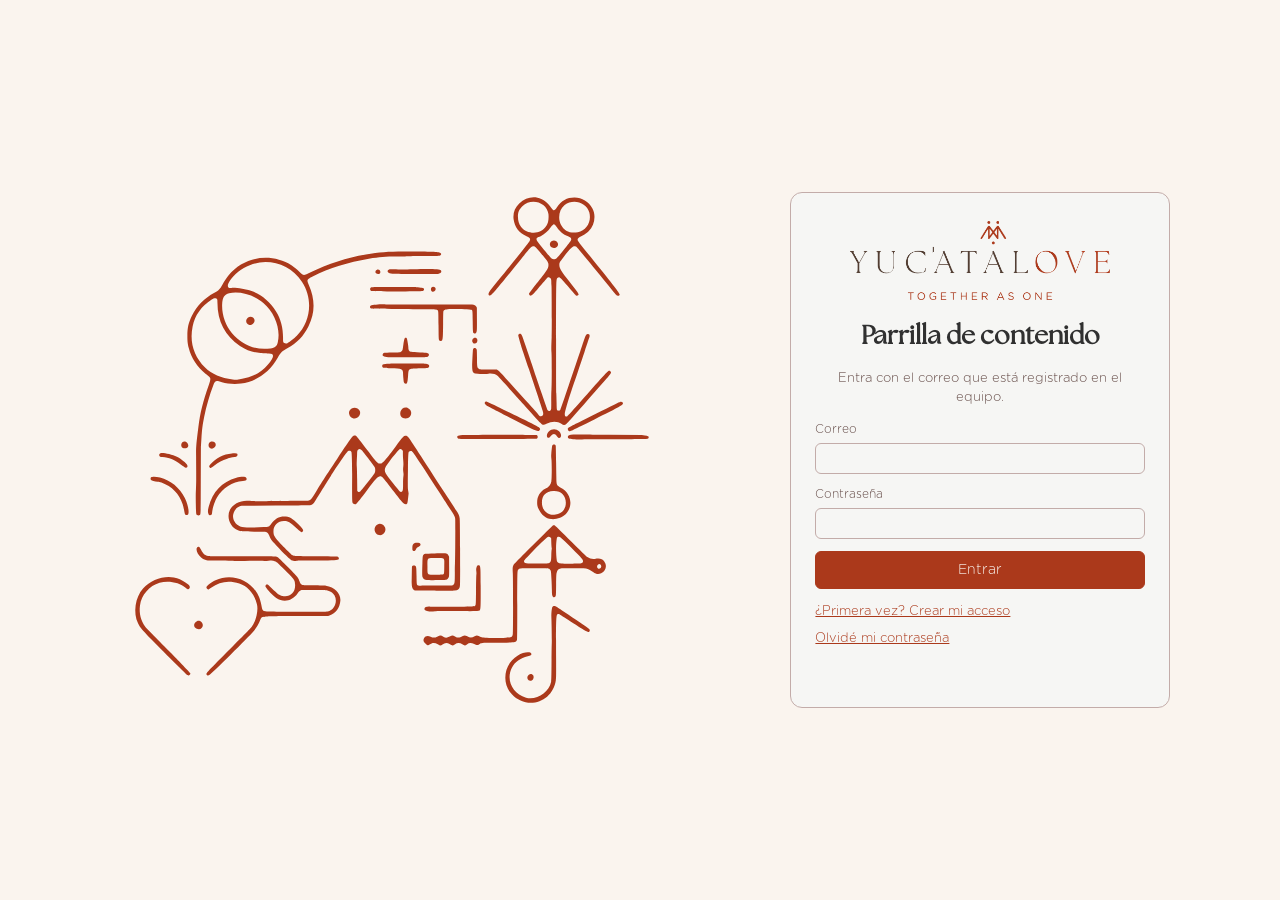
<file: index.html>
<!DOCTYPE html>
<html lang="es">
<head>
<meta charset="utf-8">
<meta name="viewport" content="width=device-width, initial-scale=1, viewport-fit=cover">
<title>Parrilla YUC'ATÅLOVE</title>
<meta name="theme-color" content="#AB391B">
<meta name="description" content="Parrilla de contenido y vista del feed de Instagram de YUC'ATÅLOVE">
<link rel="manifest" href="manifest.webmanifest">
<link rel="icon" href="icons/favicon-isologo-32.png?v=2" sizes="32x32">
<link rel="icon" href="icons/favicon-isologo-64.png?v=2" sizes="64x64">
<link rel="shortcut icon" href="icons/favicon-isologo-32.png?v=2">
<link rel="apple-touch-icon" href="icons/apple-touch-icon.png?v=2">
<meta name="apple-mobile-web-app-capable" content="yes">
<meta name="mobile-web-app-capable" content="yes">
<meta name="apple-mobile-web-app-status-bar-style" content="black-translucent">
<meta name="apple-mobile-web-app-title" content="Parrilla">
<link rel="preconnect" href="https://pgqwzusyrsjjdofucrkr.supabase.co" crossorigin>
<link rel="preconnect" href="https://fonts.googleapis.com">
<link rel="preconnect" href="https://fonts.gstatic.com" crossorigin>
<link href="https://fonts.googleapis.com/css2?family=Playfair+Display:wght@400;600&family=Nunito+Sans:wght@400;600;700&display=swap" rel="stylesheet">
<link rel="preload" href="fonts/the-seasons-regular.woff2" as="font" type="font/woff2" crossorigin>
<link rel="preload" href="fonts/gotham-rounded-light.woff2" as="font" type="font/woff2" crossorigin>
<link rel="stylesheet" href="styles.css?v=48">
<link rel="preconnect" href="https://fonts.googleapis.com"><link rel="preconnect" href="https://fonts.gstatic.com" crossorigin>
<link rel="stylesheet" href="https://fonts.googleapis.com/css2?family=Cormorant+Garamond:ital,wght@1,600&family=Montserrat:wght@500;600&family=Playfair+Display:wght@400&family=Raleway:wght@300;400;700&display=swap">
</head>
<body>
<!-- Pantalla de carga: se ve hasta que la app decide si mostrar la entrada o la parrilla -->
<section id="boot" class="boot" aria-live="polite">
  <img src="icons/composicion.svg" alt="" width="220" height="220">
  <p class="note" id="boot-msg">Cargando…</p>
  <button class="btn ghost small hidden" id="boot-fix" type="button">¿No carga? Reparar y volver a intentar</button>
</section>
<!-- Acceso -->
<section id="auth" class="auth auth-2 hidden" aria-label="Acceso">
  <div class="auth-art" id="auth-art" aria-hidden="true" title="Toca para volver a dibujar"></div>
  <div class="auth-card">
    <img class="auth-logo" src="icons/logo-color.png" alt="YUC'ATÅLOVE · Together as one" width="1000" height="303">
    <h1>Parrilla de contenido</h1>
    <p class="note">Entra con el correo que está registrado en el equipo.</p>
    <form id="auth-form" novalidate>
      <label for="a-email">Correo<input id="a-email" type="email" autocomplete="username" inputmode="email" required></label>
      <label for="a-pass">Contraseña<input id="a-pass" type="password" autocomplete="current-password" minlength="6" required></label>
      <button class="btn" id="a-submit" type="submit">Entrar</button>
    </form>
    <div class="auth-links">
      <button class="link" id="a-toggle" type="button">¿Primera vez? Crear mi acceso</button>
      <button class="link" id="a-reset" type="button">Olvidé mi contraseña</button>
    </div>
    <p class="note status-line" id="a-msg" role="status"></p>
  </div>
</section>

<section id="recover" class="auth hidden" aria-label="Nueva contraseña">
  <div class="auth-card">
    <img class="auth-logo" src="icons/logo-color.png" alt="YUC'ATÅLOVE · Together as one" width="1000" height="303">
    <h1>Nueva contraseña</h1>
    <form id="rec-form" novalidate>
      <input type="text" autocomplete="username" class="sr" tabindex="-1" aria-hidden="true">
      <label for="r-pass">Contraseña nueva<input id="r-pass" type="password" autocomplete="new-password" minlength="6" required></label>
      <button class="btn" type="submit">Guardar contraseña</button>
    </form>
    <p class="note status-line" id="r-msg" role="status"></p>
  </div>
</section>

<!-- App -->
<div id="app" class="hidden">
  <header class="top">
    <div class="brand"><img class="brand-sym" src="icons/simbolo-arena.png" alt="" width="240" height="218"><img class="brand-word" src="icons/logo-arena-texto.png" alt="YUC'ATÅLOVE" height="18"><span class="sub">Parrilla de contenido</span></div>
    <nav class="tabs" role="tablist" aria-label="Secciones">
      <button role="tab" data-view="parrilla" id="tab-parrilla"><svg viewBox="0 0 24 24" aria-hidden="true"><path d="M4 5h16M4 10h16M4 15h16M4 20h16"/></svg><span>Parrilla</span></button>
      <button role="tab" data-view="feed" id="tab-feed"><svg viewBox="0 0 24 24" aria-hidden="true"><rect x="3" y="3" width="7" height="7"/><rect x="14" y="3" width="7" height="7"/><rect x="3" y="14" width="7" height="7"/><rect x="14" y="14" width="7" height="7"/></svg><span>Feed</span></button>
      <button role="tab" data-view="resumen" id="tab-resumen"><svg viewBox="0 0 24 24" aria-hidden="true"><path d="M5 20V11M12 20V4M19 20v-6"/></svg><span>Resumen</span></button>
      <button role="tab" data-view="ajustes" id="tab-ajustes"><svg viewBox="0 0 24 24" aria-hidden="true"><circle cx="12" cy="12" r="3"/><path d="M12 2v3M12 19v3M2 12h3M19 12h3M4.9 4.9l2.1 2.1M17 17l2.1 2.1M4.9 19.1 7 17M17 7l2.1-2.1"/></svg><span>Ajustes</span></button>
    </nav>
    <div class="who"><span id="who-email"></span><button class="link" id="btn-logout" type="button">Salir</button></div>
  </header>
  <p class="banner hidden" id="banner" role="alert"></p>
  <div class="plat-menu hidden" id="plat-menu" role="menu" aria-label="Elegir plataforma"></div>
  <p class="banner offline hidden" id="offline" role="status">Sin conexión. Los cambios no se guardarán hasta que vuelva el internet.</p>

  <!-- PARRILLA -->
  <main id="view-parrilla" class="view">
    <div class="toolbar">
      <div class="left">
        <button class="btn small" id="btn-add" type="button">+ Agregar post</button>
        <button class="btn ghost small" id="btn-clear" type="button">Quitar filtros</button>
        <span class="note" id="count"></span>
      </div>
      <div class="right"><span class="note status-line" id="save-msg" role="status"></span></div>
    </div>
    <div class="mfilters mob-only" id="mfilters" aria-label="Filtros">
      <input type="search" id="mf-q" placeholder="Buscar en copy, caption, comentarios…" aria-label="Buscar">
      <div class="mf-row" id="mf-row"></div>
    </div>
    <div class="table-wrap desk-only">
      <table class="grid-table" id="tbl">
        <thead id="thead"></thead>
        <tbody id="tbody"></tbody>
      </table>
    </div>
    <ul class="cards-list mob-only" id="cards" aria-label="Posts"></ul>
  </main>

  <!-- FEED -->
  <main id="view-feed" class="view hidden">
    <!-- La composición de marca a los lados (solo en pantallas anchas; la derecha va en espejo) -->
    <div class="lados" id="lados" aria-hidden="true"></div>
    <div class="feed-main">
      <div class="toolbar">
        <div class="left">
          <button type="button" class="plat-btn" id="plat-btn" aria-haspopup="menu" aria-expanded="false"><span id="plat-name">Instagram</span> ▾</button>
          <label class="label-sm" for="ff-mes">Mes</label><select id="ff-mes"></select>
          <label class="label-sm" for="ff-status">Status</label><select id="ff-status"></select>
        </div>
        <div class="right"><button class="btn ghost small" id="btn-sort" type="button">Ordenar por fecha</button></div>
      </div>
      <div id="ig-view">
      <div class="ig-wrap">
      <header class="igp" id="ig-profile"></header>
      <section id="stories-wrap" aria-label="Historias">
        <div class="ig-st-l">Historias del plan</div>
        <div class="stories" id="stories"></div>
      </section>
      <div class="ig-tabs" aria-hidden="true"><span class="on"><svg viewBox="0 0 24 24"><g fill="currentColor" stroke="none"><rect x="3" y="3" width="5" height="5" rx="1"/><rect x="9.5" y="3" width="5" height="5" rx="1"/><rect x="16" y="3" width="5" height="5" rx="1"/><rect x="3" y="9.5" width="5" height="5" rx="1"/><rect x="9.5" y="9.5" width="5" height="5" rx="1"/><rect x="16" y="9.5" width="5" height="5" rx="1"/><rect x="3" y="16" width="5" height="5" rx="1"/><rect x="9.5" y="16" width="5" height="5" rx="1"/><rect x="16" y="16" width="5" height="5" rx="1"/></g></svg></span><span><svg viewBox="0 0 24 24"><rect x="3" y="3" width="18" height="18" rx="5"/><path d="M10 8.5v7l6-3.5z"/></svg></span><span><svg viewBox="0 0 24 24"><path d="M17 3l3 3-3 3M4 11V9a3 3 0 0 1 3-3h13M7 21l-3-3 3-3M20 13v2a3 3 0 0 1-3 3H4"/></svg></span><span><svg viewBox="0 0 24 24"><rect x="3" y="4" width="18" height="17" rx="4"/><circle cx="12" cy="11" r="3"/><path d="M7 21c.8-2.6 2.8-4 5-4s4.2 1.4 5 4M9 4l1.5-2h3L15 4"/></svg></span></div>
      <section class="feed-grid" id="feed-grid" aria-label="Cuadrícula del feed"></section>
      </div>
      <p class="note ig-plan" id="ig-plan"></p>
      <p class="note" id="st-otras"></p>
      <p class="note">Toca un post para verlo como se publicará y copiar el caption o guardar sus imágenes. <span class="desk-only">Arrastra un cuadro sobre otro para cambiarlos de lugar. </span>Los posts se crean y editan en la Parrilla.</p>
      </div>
      <section id="plat-view" class="plat-view hidden" aria-live="polite"></section>
    </div>
  </main>

  <!-- RESUMEN -->
  <main id="view-resumen" class="view hidden">
    <section class="card cal-card" aria-labelledby="cal-title">
      <div class="cal-head">
        <h3 id="cal-title">Calendario</h3>
        <div class="cal-nav">
          <button class="btn ghost small" id="cal-prev" type="button" aria-label="Mes anterior">◀</button>
          <span class="cal-month" id="cal-month" aria-live="polite"></span>
          <button class="btn ghost small" id="cal-next" type="button" aria-label="Mes siguiente">▶</button>
          <button class="btn ghost small" id="cal-today" type="button">Hoy</button>
          <button class="btn small" id="cal-pdf" type="button">⤓ Exportar mes a PDF</button>
        </div>
      </div>
      <div class="cal-legend" id="cal-legend"></div>
      <div class="cal-grid desk-only" id="cal-grid"></div>
      <ol class="cal-agenda mob-only" id="cal-agenda"></ol>
      <p class="note" id="cal-sinfecha"></p>
    </section>
    <div class="toolbar"><div class="left"><label class="label-sm" for="rs-mes">Mes</label><select id="rs-mes"></select></div></div>
    <div class="cards">
      <section class="card"><h3>Posts por semana y tipo</h3><div class="table-wrap"><table class="sum" id="sum-semana"></table></div></section>
      <section class="card"><h3>Posts por pilar y tipo</h3><div class="table-wrap"><table class="sum" id="sum-pilar-tipo"></table></div></section>
      <section class="card"><h3>Posts por pilar y status</h3><div class="table-wrap"><table class="sum" id="sum-pilar"></table></div></section>
      <section class="card"><h3>Posts por mes y pilar</h3><div class="table-wrap"><table class="sum" id="sum-mes"></table></div></section>
      <section class="card"><h3>¿Cumplió lo esperado?</h3><div id="sum-cumplio" class="kpis"></div></section>
    </div>
  </main>

  <!-- AJUSTES -->
  <main id="view-ajustes" class="view hidden">
    <div class="cards">
      <section class="card">
        <h3>Opciones de las listas</h3>
        <p class="note">Cambia aquí los pilares, tipos, status y semanas. Los cambios aplican para todo el equipo.</p>
        <div class="toolbar"><div class="left"><label class="label-sm" for="op-lista">Lista</label>
          <select id="op-lista"><option value="pilar">Pilar / Categoría</option><option value="tipo">Tipo de post</option><option value="status">Status</option><option value="semana">Semana</option></select></div></div>
        <ul class="opt-list" id="opt-list"></ul>
        <form class="inline-form" id="opt-form">
          <label for="op-valor" class="sr">Nueva opción</label><input id="op-valor" type="text" placeholder="Nueva opción" required>
          <label for="op-color" class="sr">Color</label><select id="op-color"></select>
          <button class="btn small" type="submit">Agregar</button>
        </form>
      </section>
      <section class="card">
        <h3>Equipo</h3>
        <p class="note" id="team-note">Solo los correos de esta lista pueden ver y editar la parrilla.</p>
        <ul class="opt-list" id="team-list"></ul>
        <form class="inline-form hidden" id="team-form">
          <label for="tm-email" class="sr">Correo</label><input id="tm-email" type="email" inputmode="email" placeholder="correo@ejemplo.com" required>
          <label for="tm-nombre" class="sr">Nombre</label><input id="tm-nombre" type="text" placeholder="Nombre">
          <button class="btn small" type="submit">Agregar</button>
        </form>
      </section>
      <section class="card hidden" id="uso-card">
        <h3>Espacio usado</h3>
        <p class="note">El plan gratuito incluye 1 GB para imágenes.</p>
        <div class="meter" role="meter" aria-label="Espacio usado" aria-valuemin="0" aria-valuemax="100" id="st-meter"><span id="st-bar"></span></div>
        <p class="note" id="st-text">Calculando…</p>
      </section>
      <section class="card">
        <h3>Mi contraseña</h3>
        <p class="note">Cámbiala aquí cuando quieras. Si te dieron una contraseña temporal, cámbiala la primera vez que entres.</p>
        <form class="inline-form" id="pw-form" novalidate>
          <input type="text" autocomplete="username" class="sr" tabindex="-1" aria-hidden="true" id="pw-user">
          <label for="pw-new" class="sr">Contraseña nueva</label><input id="pw-new" type="password" autocomplete="new-password" placeholder="Contraseña nueva (mín. 6)" minlength="6" required>
          <label for="pw-rep" class="sr">Repite la contraseña</label><input id="pw-rep" type="password" autocomplete="new-password" placeholder="Repítela" minlength="6" required>
          <button class="btn small" type="submit">Cambiar</button>
        </form>
        <p class="note status-line" id="pw-msg" role="status"></p>
      </section>
      <section class="card">
        <h3>Instalar en el celular</h3>
        <p class="note"><b>iPhone (Safari):</b> toca Compartir y luego “Agregar a inicio”.<br><b>Android (Chrome):</b> abre el menú ⋮ y elige “Instalar app” o “Agregar a la pantalla principal”.</p>
        <button class="btn small hidden" id="btn-install" type="button">Instalar app</button>
      </section>
    </div>
    <div class="firma" aria-hidden="true"><img src="icons/composicion.svg" alt="" width="1000" height="1000" loading="lazy"><span>Together as one</span></div>
 </main>
</div>

<!-- Editor de post: panel lateral en escritorio, pantalla completa en celular -->
<div class="scrim hidden" id="scrim"></div>
<aside class="editor hidden" id="editor" aria-label="Editar post" role="dialog">
  <div class="ed-head">
    <button class="icon-btn" id="e-close" type="button" aria-label="Cerrar">✕</button>
    <h3 id="e-title">Post</h3>
    <button class="btn small" id="e-save" type="button">Guardar</button>
  </div>
  <div class="ed-body">
    <div class="pv-wrap">
      <button type="button" class="preview" id="e-preview">Subir imagen o portada</button>
      <button type="button" class="pv-nav prev hidden" id="pv-prev" aria-label="Imagen anterior">‹</button>
      <button type="button" class="pv-nav next hidden" id="pv-next" aria-label="Imagen siguiente">›</button>
      <span class="pv-count hidden" id="pv-count"></span>
    </div>
    <input type="file" id="e-file" accept="image/*" class="hidden">
    <div class="slides hidden" id="e-slides">
      <div class="slides-head"><span class="label-sm">Imágenes del carrusel</span><span class="note">La 1 es la portada · usa ◀ ▶ para ordenar</span></div>
      <div class="slide-strip" id="slide-strip"></div>
      <input type="file" id="e-files" accept="image/*" multiple class="hidden">
    </div>
    <div class="actions">
      <button class="btn ghost small hidden" id="e-rmimg" type="button">Quitar imagen</button>
      <span class="move-ctl"><span class="label-sm">Lugar en el feed</span>
        <button class="btn ghost small" id="e-prev" type="button" aria-label="Mover antes en el feed">◀ Antes</button>
        <button class="btn ghost small" id="e-next" type="button" aria-label="Mover después en el feed">Después ▶</button></span>
    </div>
    <div class="row2">
      <label for="e-fecha">Fecha<input type="date" id="e-fecha"></label>
      <label for="e-dia">Día<select id="e-dia"></select></label>
    </div>
    <div class="row2">
      <label for="e-semana">Semana<select id="e-semana"></select></label>
      <label for="e-mes">Mes<select id="e-mes"></select></label>
    </div>
    <div class="row2">
      <label for="e-tipo">Tipo de post<select id="e-tipo"></select></label>
      <label for="e-pilar">Pilar<select id="e-pilar"></select></label>
    </div>
    <div class="row2">
      <label for="e-status">Status<select id="e-status"></select><span class="e-tomado" id="e-tomado"></span></label>
      <label for="e-cumplio">¿Cumplió?<select id="e-cumplio"></select></label>
    </div>
    <label for="e-publicacion">Publicación<textarea id="e-publicacion" rows="3" placeholder="Resume la idea de la publicación en una o dos frases"></textarea></label>
    <label for="e-copy"><span id="e-copy-l">Copy</span><textarea id="e-copy" rows="3"></textarea></label>
    <label for="e-caption" id="e-caption-w">Caption<textarea id="e-caption" rows="7"></textarea></label>
    <!-- Blog: el artículo se escribe sobre la página (panel derecho); en celular el editor se coloca aquí -->
    <p class="note bl-nota" id="bl-nota">✍️ El artículo se escribe a la derecha, sobre la página: ahí están los títulos, las imágenes y los botones.</p>
    <div class="bl-movil" id="bl-movil"></div>
    <div class="ia" id="ia">
      <div class="ia-head"><span class="ia-t">✨ Asistente de IA</span><label class="ia-lang">Idioma <select id="ia-lang"><option value="en">Inglés</option><option value="es">Español</option></select></label></div>
      <div class="ia-btns">
        <button type="button" class="btn small" data-ia="caption">Sugerir caption</button>
        <button type="button" class="btn ghost small" data-ia="pulir_caption">Pulir caption</button>
        <button type="button" class="btn ghost small" data-ia="pulir_idea">Pulir idea / copy</button>
        <button type="button" class="btn ghost small" data-ia="hooks">Ganchos</button>
      </div>
      <input type="text" id="ia-extra" placeholder="Indicación opcional: más corto, mencionar la hacienda, tono más emotivo…">
      <div class="ia-out" id="ia-out" aria-live="polite"></div>
    </div>
    <section class="seo hidden" id="seo-box" aria-label="SEO del blog">
      <div class="seo-head"><span class="ia-t">🔎 SEO del artículo <button type="button" class="btn ghost small seo-ver" id="seo-ver">👁 Ver como en la web</button></span><span class="note">Como en yucatanlove.com · el título es el H1 y el texto se escribe sobre la página</span></div>
      <div class="seo-g" id="seo-preview" aria-hidden="true"></div>
      <label>Título SEO <span class="cnt" id="seo-t-c"></span><input id="seo-titulo" maxlength="90" placeholder="Ej. Mayan Wedding Ceremony in Yucatán | Traditions & Guide"></label>
      <label>Meta descripción <span class="cnt" id="seo-d-c"></span><textarea id="seo-desc" rows="2" maxlength="200" placeholder="Explore the Mayan wedding ceremony in Yucatán—its rituals…"></textarea></label>
      <div class="seo-2">
        <label>URL (slug)<div class="seo-slug"><span>yucatanlove.com/</span><input id="seo-slug" maxlength="90" placeholder="mayan-wedding-ceremony"></div><button type="button" class="link" id="seo-slug-auto">Generar desde el título</button></label>
        <label>Palabra clave principal<input id="seo-kw" maxlength="60" placeholder="Mayan wedding"></label>
        <label>Categoría (como en WordPress)<input id="seo-cat" list="seo-cats" maxlength="60" placeholder="Wedding Ceremony"><span class="seo-ayuda" id="seo-cat-a"></span></label>
        <label>Autor (usuario de WordPress)<input id="seo-autor" list="seo-autores" maxlength="60" placeholder="Karen Solis"></label>
      </div>
      <label>Etiquetas (TAGS, separadas por coma)<input id="seo-tags" maxlength="200" placeholder="Destination Wedding, yucatan weddings"></label>
      <div class="seo-sug" id="seo-tags-sug" aria-label="Etiquetas que ya existen en el sitio"></div>
      <label>Texto alternativo de la imagen destacada<input id="seo-alt" maxlength="125" placeholder="Couple during a Mayan wedding ceremony in a Yucatán cenote"></label>
      <ul class="seo-chk" id="seo-chk"></ul>
      <!-- Se llenan desde app.js con las categorías y autores que existen en el WordPress del sitio -->
      <datalist id="seo-cats"></datalist><datalist id="seo-autores"></datalist>
          <div class="wp-box" id="wp-box">
        <span class="ia-t">🚀 Pasarlo a WordPress</span>
        <div class="actions">
          <button type="button" class="btn ghost small" id="wp-copiar">Copiar artículo con formato</button>
          <button type="button" class="btn ghost small" id="wp-fotos">Descargar sus fotos</button>
          <button type="button" class="btn small hidden" id="wp-enviar">Enviar a WordPress como borrador</button>
        </div>
        <p class="note status-line" id="wp-msg" role="status"></p>
        <p class="note" id="wp-estado"></p>
      </div>
    </section>
    <label for="e-inspo">Inspo / Referencia<textarea id="e-inspo" rows="2" placeholder="Pega uno o varios enlaces"></textarea></label>
    <div class="lnks" id="e-inspo-links"></div>
    <label for="e-contenido">Contenido (link del material)<textarea id="e-contenido" rows="2" placeholder="Pega uno o varios enlaces"></textarea></label>
    <div class="lnks" id="e-contenido-links"></div>
    <p class="note status-line" id="e-msg" role="status"></p>
    <p class="note" id="e-last"></p>
    <details class="hist" id="hist"><summary>Historial de cambios <span id="h-n"></span></summary><ol class="h-list" id="h-list"></ol></details>
    <section class="coments" aria-labelledby="c-title">
      <h4 id="c-title">Comentarios del equipo</h4>
      <ol class="c-list" id="c-list"></ol>
      <form class="c-form" id="c-form" novalidate>
        <label for="c-text" class="sr">Escribe un comentario</label>
        <textarea id="c-text" rows="2" placeholder="Escribe un comentario…" maxlength="4000"></textarea>
        <button class="btn small" type="submit" id="c-send">Comentar</button>
      </form>
      <p class="note">Cada comentario se guarda con tu nombre y la hora.</p>
    </section>
    <button class="btn ghost small del" id="e-del" type="button">🗑 Eliminar este post</button>
  </div>
  <section class="ed-prev" id="ed-prev" aria-label="Vista previa del artículo">
    <div class="ed-prev-bar"><span class="ed-dots"><i></i><i></i><i></i></span><span class="ed-prev-url" id="ed-prev-url"></span><button type="button" class="btn ghost small" id="ed-prev-full">Abrir completo ↗</button></div>
    <!-- Barra de formato del artículo (se queda fija arriba de la página) -->
    <div class="bl-tools" id="bl-tools" role="toolbar" aria-label="Formato del artículo">
      <span class="bl-g" aria-label="Estilo del texto">
        <button type="button" data-bl="p" title="Texto normal">Párrafo</button>
        <button type="button" data-bl="h1" title="Título 1 (H1)">H1</button>
        <button type="button" data-bl="h2" title="Título 2 (H2): secciones del artículo">H2</button>
        <button type="button" data-bl="h3" title="Título 3 (H3): subsecciones">H3</button>
        <button type="button" data-bl="h4" title="Título 4 (H4)">H4</button>
        <button type="button" data-bl="cita" title="Cita destacada">❝ Cita</button>
      </span>
      <span class="bl-g">
        <button type="button" data-bl="b" title="Negritas (Ctrl/⌘ + B)"><b>B</b></button>
        <button type="button" data-bl="i" title="Cursiva (Ctrl/⌘ + I)"><i>I</i></button>
        <button type="button" data-bl="a" title="Poner o quitar un enlace en el texto seleccionado">🔗 Enlace</button>
      </span>
      <span class="bl-g">
        <button type="button" data-bl="ul" title="Lista con viñetas">• Lista</button>
        <button type="button" data-bl="ol" title="Lista numerada">1. Lista</button>
      </span>
      <span class="bl-g">
        <button type="button" data-bl="img" title="Insertar una imagen, o varias en fila, donde está el cursor">🖼 Imagen</button>
        <button type="button" data-bl="tabla" title="Insertar una tabla (la primera fila es el encabezado)">▦ Tabla</button>
        <button type="button" data-bl="btn" title="Insertar un botón con enlace">▭ Botón</button>
        <button type="button" data-bl="hr" title="Insertar una línea separadora">— Línea</button>
      </span>
      <span class="bl-aviso" id="bl-aviso" role="status"></span>
    </div>
    <!-- Opciones de lo que esté seleccionado (imagen, botón, enlace) -->
    <div class="bl-ctx hidden" id="bl-ctx"></div>
    <div class="ed-prev-page" id="ed-prev-page"></div>
    <div class="bl-doc" id="bl-doc" contenteditable="true" role="textbox" aria-multiline="true" aria-label="Texto del artículo" data-ph="Empieza a escribir tu artículo aquí… Usa la barra de arriba para títulos, imágenes y botones."></div>
    <input type="file" id="bl-file" accept="image/*" multiple class="hidden">
  </section>
</aside>

<div id="blg" class="blg hidden" role="dialog" aria-modal="true" aria-label="Vista del artículo">
  <div class="blg-bar"><button type="button" class="btn ghost small" id="blg-close">‹ Volver</button><span class="blg-url" id="blg-url"></span><button type="button" class="btn small" id="blg-edit">✎ Editar</button></div>
  <div class="blg-page" id="blg-page"></div>
</div>
<div id="pfm" class="pub hidden" role="dialog" aria-modal="true" aria-labelledby="pfm-t">
  <div class="pub-card pfm-card">
    <div class="pub-head"><b id="pfm-t" class="pfm-t">Editar perfil</b><button type="button" class="pub-x" id="pfm-close" aria-label="Cerrar">✕</button></div>
    <form id="pfm-form" class="pfm-body">
      <div class="pfm-fotos">
        <div class="pfm-foto"><button type="button" class="pfm-av" id="pfm-av" aria-label="Cambiar foto de perfil"></button><button type="button" class="link" id="pfm-av-btn">Cambiar foto de perfil</button>
          <label class="pfm-chk"><input type="checkbox" id="pfm-todas"> Usar esta foto en todas las redes</label></div>
        <div class="pfm-portada hidden" id="pfm-portada-wrap"><button type="button" class="pfm-cover" id="pfm-cover" aria-label="Cambiar portada"></button><button type="button" class="link" id="pfm-cover-btn">Cambiar portada</button></div>
      </div>
      <input type="file" id="pfm-file" accept="image/*" class="hidden"><input type="file" id="pfm-file2" accept="image/*" class="hidden">
      <div class="pfm-grid">
        <label>Nombre<input id="pf-nombre" maxlength="80"></label>
        <label data-pf="usuario">Usuario<input id="pf-usuario" maxlength="60" placeholder="sin @"></label>
        <label data-pf="categoria">Categoría<input id="pf-categoria" maxlength="80"></label>
        <label data-pf="ubicacion">Ubicación<input id="pf-ubicacion" maxlength="80"></label>
        <label data-pf="precio">Rango de precios<input id="pf-precio" maxlength="10" placeholder="$$$"></label>
        <label data-pf="telefono">Teléfono<input id="pf-telefono" maxlength="30" placeholder="999 291 2666"></label>
        <label class="full" data-pf="bio"><span id="pf-bio-l">Presentación / bio</span><textarea id="pf-bio" rows="4" maxlength="500"></textarea></label>
        <label class="full" data-pf="link">Link<input id="pf-link" maxlength="200"></label>
        <label data-pf="seguidores">Seguidores<input id="pf-seguidores" maxlength="20" placeholder="ej. 12.4 mil"></label>
        <label data-pf="seguidos">Seguidos<input id="pf-seguidos" maxlength="20"></label>
        <label data-pf="extra"><span id="pf-extra-l">Extra</span><input id="pf-extra" maxlength="20"></label>
      </div>
      <p class="note status-line" id="pfm-msg" role="status"></p>
      <div class="pfm-foot"><button type="button" class="btn ghost" id="pfm-cancel">Cancelar</button><button type="submit" class="btn" id="pfm-save">Guardar perfil</button></div>
    </form>
  </div>
</div>
<div id="pub" class="pub hidden" role="dialog" aria-modal="true" aria-label="Post listo para publicar">
  <div class="pub-card">
    <div class="pub-head"><span class="sv-av"><img src="icons/simbolo-arena.png" alt=""></span><div class="pub-who"><b>yucatalove</b><span id="pub-meta"></span></div><span class="chip" id="pub-status"></span><button type="button" class="pub-x" id="pub-close" aria-label="Cerrar">✕</button></div>
    <div class="pub-body">
      <div class="pub-media"><div class="pub-track" id="pub-track"></div><span class="pv-count hidden" id="pub-count"></span><div class="pub-dots" id="pub-dots"></div></div>
      <div class="pub-side">
        <div class="pub-actions"><button type="button" class="btn" id="pub-imgs">⤓ Guardar imágenes</button></div>
        <div class="pub-block"><div class="pub-lbl"><span class="label-sm">Caption</span><button type="button" class="btn small" id="pub-copy-cap">Copiar caption</button></div><div class="pub-cap" id="pub-cap"></div></div>
        <div class="pub-block hidden" id="pub-copy-wrap"><div class="pub-lbl"><span class="label-sm">Texto en el diseño</span><button type="button" class="btn ghost small" id="pub-copy-copy">Copiar</button></div><div class="pub-txt" id="pub-copy"></div></div>
        <div class="pub-block hidden" id="pub-cont-wrap"><span class="label-sm">Material (video / archivos)</span><div class="lnks" id="pub-cont"></div></div>
        <p class="note status-line" id="pub-msg" role="status"></p>
        <div class="pub-foot"><button type="button" class="btn ghost small" id="pub-done">✔ Marcar como publicado</button><button type="button" class="btn ghost small" id="pub-edit">✎ Editar en Parrilla</button></div>
      </div>
    </div>
  </div>
</div>
<div id="sv" class="sv hidden" role="dialog" aria-modal="true" aria-label="Historias">
  <div class="sv-frame">
    <div class="sv-bars" id="sv-bars"></div>
    <div class="sv-top"><span class="sv-av"><img src="icons/simbolo-arena.png" alt=""></span><div class="sv-who"><b>yucatalove</b> <span id="sv-date"></span></div><span class="chip" id="sv-status"></span><button type="button" class="sv-x" id="sv-close" aria-label="Cerrar">✕</button></div>
    <div class="sv-media" id="sv-media"></div>
    <button type="button" class="sv-nav prev" id="sv-prev" aria-label="Anterior"></button>
    <button type="button" class="sv-nav next" id="sv-next" aria-label="Siguiente"></button>
    <div class="sv-foot"><p id="sv-copy"></p><button type="button" class="btn small" id="sv-save" aria-label="Guardar imagen">⤓</button><button type="button" class="btn small" id="sv-edit">✎ Editar</button></div>
  </div>
</div>
<dialog id="dlg" aria-labelledby="dlg-title">
  <form method="dialog" class="dlg-body">
    <h3 id="dlg-title">Editar</h3>
    <label for="dlg-text" class="sr">Texto</label>
    <textarea id="dlg-text" rows="14"></textarea>
    <div class="actions"><button class="btn" value="ok" id="dlg-ok">Guardar</button><button class="btn ghost" value="cancel">Cancelar</button></div>
  </form>
</dialog>
<dialog id="cdlg" class="cdlg" aria-labelledby="cd-title">
  <div class="dlg-body">
    <div class="cd-head">
      <div><h3 id="cd-title">Comentarios</h3><p class="note" id="cd-sub"></p></div>
      <button class="icon-btn" id="cd-close" type="button" aria-label="Cerrar">✕</button>
    </div>
    <ol class="c-list" id="cd-list"></ol>
    <form class="c-form" id="cd-form" novalidate>
      <label for="cd-text" class="sr">Escribe un comentario</label>
      <textarea id="cd-text" rows="2" placeholder="Escribe un comentario…" maxlength="4000"></textarea>
      <button class="btn small" type="submit" id="cd-send">Comentar</button>
    </form>
    <p class="note">Se guarda con tu nombre y la hora.<span class="desk-only"> Enter envía; Mayús + Enter hace un salto de línea.</span></p>
    <p class="note status-line" id="cd-msg" role="status"></p>
  </div>
</dialog>
<dialog id="confirm" aria-labelledby="cf-title">
  <form method="dialog" class="dlg-body">
    <h3 id="cf-title">¿Eliminar?</h3>
    <p class="note" id="cf-text"></p>
    <div class="actions"><button class="btn" value="ok">Sí, eliminar</button><button class="btn ghost" value="cancel">Cancelar</button></div>
  </form>
</dialog>

<div id="print-area" aria-hidden="true"></div>
<script src="lib/supabase.js"></script>
<script src="config.js?v=48"></script>
<script src="app.js?v=51-terminado"></script>
</body>
</html>
</file>
<file: styles.css>
@font-face{font-family:"The Seasons";src:url("fonts/the-seasons-regular.woff2") format("woff2");font-weight:400;font-style:normal;font-display:swap}
@font-face{font-family:"Gotham Rounded";src:url("fonts/gotham-rounded-light.woff2") format("woff2");font-weight:300 700;font-style:normal;font-display:swap}
@font-face{font-family:"Georgia Praline";src:url("fonts/georgia-praline-serif.woff2") format("woff2");font-weight:400;font-style:normal;font-display:swap}
:root{
  /* Paleta oficial YUC'ATÅLOVE (02-marca). Tabla densa tipo hoja + cuadrícula de Instagram 4:5. */
  --arena:#FAF4EE; --marfil:#F6F6F4; --terracota:#AB391B; --chocolate:#674E4A;
  --taupe:#95827E; --rosa:#C3ACA9; --gris:#303030; --linea:#E6DAD3;
  --display:"The Seasons", "Playfair Display", Georgia, serif;
  --logo:"Georgia Praline", "The Seasons", Georgia, serif;
  --body:"Gotham Rounded", "Nunito Sans", "Nunito", system-ui, -apple-system, "Segoe UI", sans-serif;
  color-scheme: light;
}
*{box-sizing:border-box}
html,body{margin:0;height:100%}
body{background:var(--arena);color:var(--gris);font-family:var(--body);font-size:14px;line-height:1.45}
a,.link{color:var(--terracota)}
:focus-visible{outline:2px solid var(--terracota);outline-offset:2px}
button{font:inherit;cursor:pointer}
.hidden{display:none !important}
.sr{position:absolute;width:1px;height:1px;overflow:hidden;clip:rect(0 0 0 0)}
.note{font-size:13px;color:var(--chocolate);margin:0}
.note.warn,.warn{color:var(--terracota)}
.label-sm{font-size:11px;letter-spacing:.12em;text-transform:uppercase;color:var(--taupe)}
.status-line{min-height:1.2em}
input,select,textarea{font:inherit;color:var(--gris);background:var(--marfil);border:1px solid var(--rosa);border-radius:6px;padding:6px 9px}
textarea{width:100%;min-height:100px;resize:vertical}
.btn{border:1px solid var(--terracota);background:var(--terracota);color:var(--arena);border-radius:6px;padding:8px 14px;font-weight:700}
.btn.ghost{background:transparent;color:var(--terracota)}
.btn.small{padding:5px 10px;font-size:13px}
.btn:disabled{opacity:.5;cursor:not-allowed}
.link{background:none;border:0;padding:0;text-decoration:underline;font-size:13px}
.logo{font-family:var(--logo);letter-spacing:.08em;color:var(--terracota);font-weight:600}

/* Acceso */
.auth{min-height:100%;display:grid;place-items:center;padding:24px 16px}
.auth-card{width:100%;max-width:380px;background:var(--marfil);border:1px solid var(--rosa);border-radius:12px;padding:28px 24px;display:flex;flex-direction:column;gap:14px}
.auth-card .logo{font-size:15px}
.auth-card h1{font-family:var(--display);font-weight:600;font-size:26px;margin:0}
.auth-card form{display:flex;flex-direction:column;gap:12px}
.auth-card label{display:flex;flex-direction:column;gap:4px;font-size:12px;color:var(--chocolate)}
.auth-links{display:flex;justify-content:space-between;gap:8px;flex-wrap:wrap}

/* Encabezado */
.top{display:flex;align-items:center;justify-content:space-between;gap:12px;flex-wrap:wrap;padding:12px 16px;background:var(--terracota);color:var(--arena)}
.top .logo{color:var(--arena);font-size:16px}
.top .sub{font-size:12px;opacity:.85;margin-left:10px}
.tabs{display:flex;gap:4px;flex-wrap:wrap}
.tabs button{background:transparent;border:1px solid transparent;color:var(--arena);border-radius:6px;padding:6px 12px;font-weight:700}
.tabs button[aria-selected=true]{background:var(--arena);color:var(--terracota)}
.who{display:flex;gap:10px;align-items:center;font-size:12px}
.who .link{color:var(--arena)}
.banner{margin:0;padding:10px 16px;background:#F3E1DA;color:var(--terracota);font-weight:600}
.view{padding:14px 16px 48px}
.toolbar{display:flex;justify-content:space-between;align-items:center;gap:10px;flex-wrap:wrap;margin-bottom:10px}
.toolbar .left,.toolbar .right{display:flex;gap:8px;align-items:center;flex-wrap:wrap}

/* Tabla */
.table-wrap{overflow:auto;border:1px solid var(--linea);border-radius:8px;background:#fff;max-height:calc(100vh - 170px)}
.grid-table{border-collapse:separate;border-spacing:0;min-width:100%;font-size:13px}
.grid-table th,.grid-table td{border-bottom:1px solid var(--linea);border-right:1px solid var(--linea);padding:0;vertical-align:top;background:#fff}
.grid-table thead th{position:sticky;z-index:2;background:var(--terracota);color:var(--arena);text-align:left;font-weight:700;padding:8px 8px;white-space:nowrap}
.grid-table thead tr.h1 th{top:0}
.grid-table thead tr.h2 th{top:35px;background:#F3E6E0;padding:4px}
.grid-table thead tr.h2 select,.grid-table thead tr.h2 input{width:100%;padding:3px 6px;font-size:12px;background:#fff}
.grid-table th.sticky,.grid-table td.sticky{position:sticky;left:0;z-index:1}
.grid-table thead th.sticky{z-index:3}
.grid-table td input,.grid-table td select{border:0;border-radius:0;background:transparent;width:100%;padding:7px 8px;min-height:34px}
.grid-table td select{appearance:none;-webkit-appearance:none;cursor:pointer}
.grid-table td .chip-sel{margin:5px 6px;border-radius:999px;padding:2px 10px;width:auto;min-height:0;font-weight:700;font-size:12px}
.grid-table td .txt{display:block;width:100%;min-height:34px;padding:7px 8px;text-align:left;background:none;border:0;color:var(--gris);white-space:pre-wrap;overflow:hidden;display:-webkit-box;-webkit-line-clamp:4;-webkit-box-orient:vertical}
.grid-table td .txt.empty{color:var(--taupe)}
.grid-table td.c-fecha input{font-weight:700;color:var(--chocolate)}
.grid-table td.c-acc{white-space:nowrap;padding:4px}
.grid-table tr:hover td{background:#FDFAF7}
.grid-table td.c-cumplio select{text-align:center;font-size:15px}
.icon-btn{background:none;border:0;color:var(--taupe);padding:6px;border-radius:4px}
.icon-btn:hover{color:var(--terracota);background:var(--arena)}
.thumb{width:34px;height:42px;object-fit:cover;border-radius:3px;display:block;margin:4px auto}

/* Feed */
.feed-layout{display:grid;grid-template-columns:minmax(0,1fr);gap:20px;max-width:1000px;margin:0 auto}
@media (min-width:900px){.feed-layout.has-panel{grid-template-columns:minmax(0,1fr) 320px}}
.feed-main{display:flex;flex-direction:column;gap:14px;min-width:0}
.profile{display:flex;gap:18px;align-items:center;padding-bottom:16px;border-bottom:1px solid var(--rosa)}
.avatar{width:78px;height:78px;border-radius:50%;flex:none;background:var(--terracota);color:var(--arena);display:grid;place-items:center;font-family:var(--logo);font-size:21px;letter-spacing:.04em}
.profile h2{font-family:var(--display);font-weight:600;font-size:24px;margin:0}
.stats{display:flex;gap:16px;margin-top:6px;font-size:13px;color:var(--chocolate);flex-wrap:wrap}
.stats b{color:var(--gris);font-variant-numeric:tabular-nums}
.feed-grid{display:grid;grid-template-columns:repeat(3,minmax(0,1fr));gap:3px}
.tile{position:relative;aspect-ratio:4/5;background:var(--marfil);border:0;padding:0;overflow:hidden;display:block;width:100%}
.tile img{width:100%;height:100%;object-fit:cover;display:block}
.tile.empty{border:1px dashed var(--rosa);background:repeating-linear-gradient(135deg,var(--marfil),var(--marfil) 10px,#F1EAE3 10px,#F1EAE3 20px)}
.tile .ph{position:absolute;inset:0;display:flex;flex-direction:column;align-items:center;justify-content:center;gap:4px;padding:10px;text-align:center;color:var(--chocolate)}
.tile .ph .t{font-family:var(--display);font-size:15px;line-height:1.25;color:var(--gris)}
.tile .ph .u{font-size:12px;color:var(--terracota);font-weight:700}
.tile .type{position:absolute;top:7px;right:7px;width:22px;height:22px}
.tile .meta{position:absolute;left:0;right:0;bottom:0;display:flex;justify-content:space-between;gap:4px;padding:6px;font-size:11px;font-weight:700;pointer-events:none}
.chip{border-radius:999px;padding:2px 8px;white-space:nowrap}
.chip.date{background:rgba(48,48,48,.72);color:var(--arena)}
.tile.sel{outline:3px solid var(--terracota);outline-offset:-3px}
.tile.drag-over{outline:3px dashed var(--terracota);outline-offset:-3px}
.tile[draggable=true]{cursor:grab}
.empty-state{grid-column:1/-1;padding:40px 16px;text-align:center;color:var(--chocolate);border:1px dashed var(--rosa);border-radius:8px}
.stories{display:flex;gap:14px;overflow-x:auto;padding:6px 2px 8px}
.story{flex:none;width:72px;text-align:center;font-size:11px;color:var(--chocolate);background:none;border:0;padding:0}
.story .ring{width:64px;height:64px;margin:0 auto 4px;border-radius:50%;padding:3px;background:var(--terracota)}
.story .ring span{display:block;width:100%;height:100%;border-radius:50%;background:var(--marfil) center/cover no-repeat;border:2px solid var(--arena)}
.panel{background:var(--marfil);border:1px solid var(--rosa);border-radius:10px;padding:16px;display:flex;flex-direction:column;gap:12px;align-self:start;position:sticky;top:16px}
.panel h3{font-family:var(--display);font-weight:600;font-size:20px;margin:0}
.panel label,.row2 label{display:flex;flex-direction:column;gap:4px;font-size:12px;color:var(--chocolate)}
.panel label>*{width:100%}
.row2{display:grid;grid-template-columns:1fr 1fr;gap:8px}
.preview{aspect-ratio:4/5;background:var(--arena);border:1px dashed var(--rosa);border-radius:6px;overflow:hidden;display:grid;place-items:center;color:var(--chocolate);font-size:13px;padding:0}
.preview img{width:100%;height:100%;object-fit:cover}
.actions{display:flex;gap:8px;flex-wrap:wrap}

/* Resumen y ajustes */
.cards{display:grid;grid-template-columns:repeat(auto-fit,minmax(min(100%,420px),1fr));gap:16px}
.card{background:#fff;border:1px solid var(--linea);border-radius:10px;padding:16px;display:flex;flex-direction:column;gap:10px;min-width:0}
.card h3{font-family:var(--display);font-weight:600;font-size:18px;margin:0}
.card .table-wrap{max-height:none}
table.sum{border-collapse:collapse;width:100%;font-size:13px;font-variant-numeric:tabular-nums}
table.sum th,table.sum td{padding:7px 10px;border-bottom:1px solid var(--linea);text-align:right}
table.sum th:first-child,table.sum td:first-child{text-align:left}
table.sum thead th{color:var(--chocolate);font-weight:700;font-size:12px}
table.sum tr.total td{font-weight:700;color:var(--terracota)}
table.sum td.zero{color:#CDBFBA}
.kpis{display:flex;gap:12px;flex-wrap:wrap}
.kpi{flex:1 1 120px;background:var(--arena);border-radius:8px;padding:12px}
.kpi b{display:block;font-family:var(--display);font-size:28px;font-weight:600;color:var(--terracota)}
.opt-list{list-style:none;margin:0;padding:0;display:flex;flex-direction:column;gap:6px}
.opt-list li{display:flex;align-items:center;gap:8px;padding:6px 8px;background:var(--arena);border-radius:6px}
.opt-list li .sw{width:16px;height:16px;border-radius:50%;border:1px solid var(--rosa);flex:none}
.opt-list li .grow{flex:1;min-width:0;overflow-wrap:anywhere}
.inline-form{display:flex;gap:8px;flex-wrap:wrap}
.inline-form input{flex:1 1 160px}

dialog{border:1px solid var(--rosa);border-radius:12px;padding:0;max-width:640px;width:calc(100% - 32px);background:var(--marfil);color:var(--gris)}
dialog::backdrop{background:rgba(48,48,48,.35)}
.dlg-body{padding:18px;display:flex;flex-direction:column;gap:12px;margin:0}
.dlg-body h3{font-family:var(--display);font-weight:600;margin:0}
@media (prefers-reduced-motion:no-preference){.tile{transition:transform .15s}.tile:hover{transform:scale(.985)}}
@media (max-width:600px){.top .sub{display:none}.avatar{width:60px;height:60px;font-size:16px}.profile h2{font-size:20px}}

/* ===== v2: editor compartido, móvil y app instalable ===== */
html,body{height:auto;min-height:100%}
body{-webkit-tap-highlight-color:transparent;overscroll-behavior-y:none}
.mob-only{display:none}
.top{padding-top:max(12px,env(safe-area-inset-top));padding-left:max(16px,env(safe-area-inset-left));padding-right:max(16px,env(safe-area-inset-right))}
.tabs button{display:flex;align-items:center;gap:6px}
.tabs svg{width:18px;height:18px;fill:none;stroke:currentColor;stroke-width:2;stroke-linecap:round;stroke-linejoin:round}
.banner.offline{background:#EDE6E2;color:var(--chocolate)}
.feed-main{max-width:760px;margin:0 auto}

/* Editor */
.scrim{position:fixed;inset:0;background:rgba(48,48,48,.35);z-index:40}
.editor{position:fixed;top:0;right:0;bottom:0;width:min(420px,100%);background:var(--marfil);border-left:1px solid var(--rosa);z-index:50;display:flex;flex-direction:column;box-shadow:-8px 0 30px rgba(48,48,48,.12)}
.ed-head{display:flex;align-items:center;gap:10px;padding:12px 14px;padding-top:max(12px,env(safe-area-inset-top));border-bottom:1px solid var(--linea);background:var(--marfil)}
.ed-head h3{flex:1;font-family:var(--display);font-weight:600;font-size:19px;margin:0;white-space:nowrap;overflow:hidden;text-overflow:ellipsis}
.ed-body{flex:1;overflow-y:auto;-webkit-overflow-scrolling:touch;padding:14px;padding-bottom:max(24px,env(safe-area-inset-bottom));display:flex;flex-direction:column;gap:12px}
.ed-body label{display:flex;flex-direction:column;gap:4px;font-size:12px;color:var(--chocolate)}
.ed-body label>*{width:100%}
.ed-body .preview{flex:none;display:block;width:100%;max-width:320px;align-self:center;aspect-ratio:4/5;min-height:240px;height:auto}
.ed-body .preview img{width:100%;height:100%;object-fit:cover;display:block}
.move-ctl{display:inline-flex;align-items:center;gap:6px;flex-wrap:wrap;margin-left:auto}
.ed-body .del{align-self:flex-start;margin-top:8px;border-color:transparent}
@media (prefers-reduced-motion:no-preference){.editor{animation:slidein .18s ease-out}@keyframes slidein{from{transform:translateX(24px);opacity:.6}to{transform:none;opacity:1}}}

/* Tarjetas (móvil) */
.cards-list{list-style:none;margin:0;padding:0;display:flex;flex-direction:column;gap:10px}
.pcard{display:flex;gap:12px;align-items:stretch;background:#fff;border:1px solid var(--linea);border-radius:10px;padding:10px;text-align:left;width:100%;color:var(--gris)}
.pcard .pthumb{width:64px;flex:none;aspect-ratio:4/5;border-radius:6px;background:var(--marfil) center/cover no-repeat;border:1px dashed var(--rosa);display:grid;place-items:center;color:var(--taupe);font-size:20px}
.pcard .pthumb.has{border:0}
.pcard .pbody{flex:1;min-width:0;display:flex;flex-direction:column;gap:5px}
.pcard .pdate{font-weight:700;color:var(--chocolate);font-size:13px}
.pcard .pcopy{font-size:14px;overflow:hidden;display:-webkit-box;-webkit-line-clamp:2;-webkit-box-orient:vertical}
.pcard .pcopy.empty{color:var(--taupe)}
.pchips{display:flex;flex-wrap:wrap;gap:4px}
.pchips .chip{font-size:11px;font-weight:700;padding:2px 8px}
.mfilters{display:flex;flex-direction:column;gap:8px;margin-bottom:10px}
.mf-row{display:flex;gap:6px;overflow-x:auto;padding-bottom:2px;scrollbar-width:none}
.mf-row::-webkit-scrollbar{display:none}
.mf-row select{flex:none;max-width:170px;border-radius:999px;padding:6px 10px;font-size:14px}
.mf-row select.on{background:var(--terracota);color:var(--arena);border-color:var(--terracota)}

/* Celular */
@media (max-width:760px){
  .desk-only{display:none !important}
  .mob-only{display:revert}
  ul.mob-only{display:flex}
  .mfilters.mob-only{display:flex}
  input,select,textarea{font-size:16px} /* evita el zoom automático de iOS */
  .top{padding-bottom:10px}
  .top .sub,.who #who-email{display:none}
  .tabs{position:fixed;left:0;right:0;bottom:0;z-index:30;background:var(--marfil);border-top:1px solid var(--linea);justify-content:space-around;gap:0;padding:6px 4px;padding-bottom:max(6px,env(safe-area-inset-bottom))}
  .tabs button{flex:1;flex-direction:column;gap:2px;color:var(--taupe);font-size:11px;padding:4px 2px;border-radius:8px}
  .tabs button[aria-selected=true]{background:transparent;color:var(--terracota)}
  .tabs svg{width:22px;height:22px}
  .view{padding:12px 12px calc(84px + env(safe-area-inset-bottom))}
  .toolbar .right:empty{display:none}
  #view-parrilla .toolbar{position:sticky;top:0;z-index:5;background:var(--arena);padding:6px 0;margin:0}
  .editor{width:100%;border-left:0}
  .ed-body .preview{max-width:260px;min-height:200px}
  .move-ctl{margin-left:0}
  .feed-grid{gap:2px;margin:0 -12px}
  .tile .meta{padding:4px;font-size:10px}
  .tile .meta .chip{padding:1px 6px}
  .tile .ph .t{font-size:12px}
  .tile .ph .label-sm{font-size:9px}
  .tile .type{width:18px;height:18px;top:5px;right:5px}
  .profile{gap:14px}
  .cards{grid-template-columns:1fr}
  .card{padding:12px}
  dialog{width:calc(100% - 16px)}
}
@media (display-mode:standalone){.who .link{font-size:12px}}

/* Gotham Rounded solo viene en Light: el texto normal usa 300 y los énfasis se dibujan un poco más gruesos */
body{font-weight:300}

/* Espacio usado */
.meter{height:12px;border-radius:999px;background:var(--arena);border:1px solid var(--linea);overflow:hidden}
.meter span{display:block;height:100%;width:0;background:var(--taupe);border-radius:999px}
.meter.alto span{background:var(--terracota)}

/* Logos oficiales */
.auth-logo{display:block;width:min(260px,80%);height:auto;margin:0 auto 4px}
.auth-card h1{text-align:center}
.auth-card > .note:first-of-type{text-align:center}
.brand{display:flex;align-items:center;gap:10px}
.brand-sym{height:30px;width:auto;display:block}
.brand-word{height:16px;width:auto;display:block}
.avatar img{width:56%;height:auto;display:block}
@media (max-width:760px){.brand-sym{height:26px}.brand-word{height:14px}}

/* Calendario */
.cal-card{margin-bottom:16px}
.cal-head{display:flex;justify-content:space-between;align-items:center;gap:10px;flex-wrap:wrap}
.cal-nav{display:flex;align-items:center;gap:6px}
.cal-month{font-family:var(--display);font-size:18px;min-width:150px;text-align:center;text-transform:capitalize}
.cal-legend{display:flex;gap:6px;flex-wrap:wrap}
.cal-legend .chip{font-size:11px}
.cal-grid{display:grid;grid-template-columns:repeat(7,minmax(0,1fr));border-top:1px solid var(--linea);border-left:1px solid var(--linea)}
.cal-dow{padding:6px 8px;font-size:11px;letter-spacing:.1em;text-transform:uppercase;color:var(--taupe);border-right:1px solid var(--linea);border-bottom:1px solid var(--linea);background:var(--arena)}
.cal-day{min-height:112px;padding:6px;border-right:1px solid var(--linea);border-bottom:1px solid var(--linea);display:flex;flex-direction:column;gap:4px;background:#fff;min-width:0}
.cal-day.out{background:var(--arena)}
.cal-day.out .cal-num{color:#CDBFBA}
.cal-day.today .cal-num{background:var(--terracota);color:var(--arena);border-radius:999px;padding:0 7px}
.cal-num{font-size:12px;font-weight:600;color:var(--chocolate);align-self:flex-start;font-variant-numeric:tabular-nums}
.cal-post{display:flex;align-items:center;gap:5px;width:100%;border:0;border-radius:6px;padding:3px 5px;font-size:12px;text-align:left;line-height:1.25;color:var(--gris);background:var(--arena);border-left:4px solid var(--rosa)}
.cal-post:hover{filter:brightness(.97)}
.cal-post img{width:22px;height:27px;object-fit:cover;border-radius:3px;flex:none}
.cal-post .t{overflow:hidden;text-overflow:ellipsis;white-space:nowrap;min-width:0}
.cal-post.ya-pub{opacity:.65}
.cal-add{margin-top:auto;align-self:flex-end;border:0;background:none;color:var(--taupe);font-size:16px;line-height:1;padding:2px 4px;border-radius:4px;opacity:0}
.cal-day:hover .cal-add,.cal-add:focus-visible{opacity:1}
.cal-agenda{list-style:none;margin:0;padding:0;display:flex;flex-direction:column;gap:10px}
.cal-agenda li{display:flex;gap:10px}
.cal-agenda .d{flex:none;width:48px;text-align:center;font-weight:600;color:var(--chocolate)}
.cal-agenda .d b{display:block;font-family:var(--display);font-size:22px;font-weight:400;color:var(--gris)}
.cal-agenda .d.today b{color:var(--terracota)}
.cal-agenda .items{flex:1;min-width:0;display:flex;flex-direction:column;gap:6px}
.cal-agenda .cal-post{font-size:14px;padding:6px 8px}
.cal-agenda .cal-post img{width:32px;height:40px}
.cal-agenda.mob-only{display:none}
@media (max-width:760px){.cal-agenda.mob-only{display:flex}.cal-month{min-width:0;font-size:16px}}

/* Eliminar más visible */
.ed-body .del{border:1px solid var(--terracota);margin-top:16px;align-self:stretch;padding:10px}
.grid-table td.c-acc{position:sticky;right:0;z-index:1;background:#fff;box-shadow:-6px 0 8px -6px rgba(48,48,48,.18)}
.grid-table thead th:last-child{position:sticky;right:0;z-index:3}
.grid-table td.c-acc .icon-btn{font-size:15px}

.prof-name img{display:block;height:22px;width:auto;max-width:100%;margin:2px 0 6px}
@media (max-width:760px){.prof-name img{height:17px}}

/* Pantalla de carga */
.boot{position:fixed;inset:0;display:flex;flex-direction:column;align-items:center;justify-content:center;gap:14px;background:var(--arena);z-index:100;padding:24px;text-align:center}
.boot img{width:72px;height:auto}
@media (prefers-reduced-motion:no-preference){.boot img{animation:latido 1.6s ease-in-out infinite}@keyframes latido{50%{opacity:.45}}}

/* Comentarios */
.coments{border-top:1px solid var(--linea);padding-top:12px;display:flex;flex-direction:column;gap:10px}
.coments h4{font-family:var(--display);font-weight:400;font-size:18px;margin:0}
.c-list{list-style:none;margin:0;padding:0;display:flex;flex-direction:column;gap:8px}
.c-item{background:#fff;border:1px solid var(--linea);border-radius:10px;padding:8px 10px}
.c-item.mio{background:#FBF1EC;border-color:#EBD3C8}
.c-meta{display:flex;justify-content:space-between;gap:8px;font-size:12px;color:var(--taupe)}
.c-meta b{color:var(--chocolate);font-weight:600}
.c-txt{white-space:pre-wrap;overflow-wrap:anywhere;margin-top:3px}
.c-del{background:none;border:0;color:var(--taupe);font-size:12px;padding:0;text-decoration:underline}
.c-form{display:flex;gap:8px;align-items:flex-end}
.c-form textarea{flex:1;min-height:44px}
.c-empty{font-size:13px;color:var(--taupe)}
.cbadge{display:inline-flex;align-items:center;gap:3px;font-size:11px;color:var(--chocolate);font-weight:600}

/* Tabla compacta: textos largos en 2 líneas; al tocar se abre completo */
.grid-table td .txt{display:block;max-height:none;-webkit-line-clamp:unset;white-space:normal;overflow:hidden;cursor:pointer}
.grid-table td .txt .clamp{display:-webkit-box;-webkit-box-orient:vertical;-webkit-line-clamp:2;line-clamp:2;overflow:hidden;overflow-wrap:anywhere}
.grid-table td .txt:hover .clamp{color:var(--terracota)}
.grid-table td{height:52px}
.mfilters.mob-only{display:none}
@media (max-width:760px){.mfilters.mob-only{display:flex}}

/* ===== Exportar a PDF (impresión) ===== */
@media screen{#print-area{display:none}}
@media print{
  @page{size:A4;margin:12mm}
  html,body{background:#fff !important}
  body > *:not(#print-area){display:none !important}
  #print-area{display:block;color:#303030;font-family:var(--body);font-size:10pt;-webkit-print-color-adjust:exact;print-color-adjust:exact}
  .pr-page{page-break-after:always;break-after:page}
  .pr-page:last-child{page-break-after:auto;break-after:auto}
  .pr-cover{display:flex;flex-direction:column;align-items:center;text-align:center;gap:10mm;padding-top:30mm}
  .pr-cover img{width:110mm;height:auto}
  .pr-cover h1{font-family:var(--display);font-weight:400;font-size:28pt;margin:0}
  .pr-cover .sub{font-size:12pt;color:#674E4A}
  .pr-stats{display:flex;gap:6mm;flex-wrap:wrap;justify-content:center;margin-top:6mm}
  .pr-stat{border:1px solid #E6DAD3;border-radius:3mm;padding:4mm 6mm;min-width:32mm}
  .pr-stat b{display:block;font-family:var(--display);font-weight:400;font-size:22pt;color:#AB391B}
  .pr-h{font-family:var(--display);font-weight:400;font-size:18pt;margin:0 0 4mm;display:flex;justify-content:space-between;align-items:baseline}
  .pr-h small{font-family:var(--body);font-size:9pt;color:#95827E}
  .pr-cal{display:grid;grid-template-columns:repeat(7,1fr);border-top:1px solid #E6DAD3;border-left:1px solid #E6DAD3}
  .pr-cal div{border-right:1px solid #E6DAD3;border-bottom:1px solid #E6DAD3;padding:1.5mm;min-height:26mm;font-size:7.5pt}
  .pr-cal .dow{min-height:0;background:#FAF4EE;color:#95827E;text-transform:uppercase;letter-spacing:.08em;font-size:7pt}
  .pr-cal .out{background:#FAF4EE;color:#CDBFBA}
  .pr-cal .n{font-weight:600;color:#674E4A;display:block;margin-bottom:1mm}
  .pr-cal .it{display:block;border-left:2.5px solid #C3ACA9;background:#FAF4EE;padding:.6mm 1.2mm;margin-bottom:.8mm;border-radius:1mm;overflow:hidden;white-space:nowrap;text-overflow:ellipsis}
  .pr-feed{display:grid;grid-template-columns:repeat(3,1fr);gap:1.5mm;width:150mm;margin:0 auto}
  .pr-tile{position:relative;aspect-ratio:4/5;background:#F6F6F4;border:1px dashed #C3ACA9;overflow:hidden}
  .pr-tile img{width:100%;height:100%;object-fit:cover;display:block}
  .pr-tile span{position:absolute;left:1.5mm;bottom:1.5mm;background:rgba(48,48,48,.72);color:#FAF4EE;border-radius:5mm;padding:.4mm 2mm;font-size:7pt}
  .pr-tile em{position:absolute;inset:0;display:flex;align-items:center;justify-content:center;text-align:center;padding:3mm;font-style:normal;color:#674E4A;font-size:8pt}
  .pr-post{display:grid;grid-template-columns:32mm 1fr;gap:5mm;padding:4mm 0;border-bottom:1px solid #E6DAD3;break-inside:avoid;page-break-inside:avoid}
  .pr-post .img{aspect-ratio:4/5;background:#F6F6F4;border:1px dashed #C3ACA9;overflow:hidden}
  .pr-post .img img{width:100%;height:100%;object-fit:cover;display:block}
  .pr-post h3{font-family:var(--display);font-weight:400;font-size:13pt;margin:0 0 1.5mm}
  .pr-tags{display:flex;gap:1.5mm;flex-wrap:wrap;margin-bottom:2mm}
  .pr-tags span{border-radius:5mm;padding:.4mm 2.2mm;font-size:7.5pt;font-weight:600}
  .pr-post .lbl{font-size:7pt;letter-spacing:.1em;text-transform:uppercase;color:#95827E;margin-top:1.5mm}
  .pr-post .txt{white-space:pre-wrap;font-size:9pt;line-height:1.4}
  .pr-foot{margin-top:6mm;font-size:8pt;color:#95827E;text-align:center}
}

/* Enlaces */
.lnks{display:flex;flex-wrap:wrap;gap:4px}
.lnks:empty{display:none}
.lnk{display:inline-flex;align-items:center;gap:3px;max-width:100%;padding:2px 9px;border-radius:999px;background:#F3E6E0;color:var(--terracota);font-size:12px;font-weight:600;text-decoration:none;white-space:nowrap;overflow:hidden;text-overflow:ellipsis}
.lnk:hover{background:var(--terracota);color:var(--arena)}
.lcell{display:flex;align-items:flex-start;gap:4px;padding:6px 6px 6px 8px;min-height:34px}
.lcell .lnks{flex:1;min-width:0}
.lcell .lnote{font-size:12px;color:var(--chocolate);overflow:hidden;text-overflow:ellipsis;white-space:nowrap;max-width:120px}
.lcell .ledit{flex:none;padding:2px 4px}
.ed-body .lnks{margin-top:-6px}
.pr-post a{color:#AB391B}
.pcard{cursor:pointer}

.story-add .ring{background:var(--rosa)}
.story-add .ring span{display:grid !important;place-items:center;font-size:26px;color:var(--terracota);background:var(--arena) !important}
#view-feed .toolbar .right{gap:6px}

/* Visor de historias */
body.sv-open{overflow:hidden}
.sv{position:fixed;inset:0;z-index:80;background:rgba(48,48,48,.92);display:grid;place-items:center}
.sv.hidden{display:none}
.sv-frame{position:relative;width:min(420px,100vw);height:min(calc(min(420px,100vw)*16/9),100dvh);background:#303030;border-radius:14px;overflow:hidden}
@media (max-width:760px){.sv-frame{width:100vw;height:100dvh;border-radius:0}}
.sv-media{position:absolute;inset:0}
.sv-media img{width:100%;height:100%;object-fit:cover;display:block}
.sv-empty{height:100%;display:grid;place-content:center;gap:10px;text-align:center;padding:40px;background:var(--marfil);color:var(--chocolate)}
.sv-empty p{font-family:var(--display, serif);font-size:24px;margin:0}
.sv-empty span{color:var(--terracota);font-size:13px}
.sv-bars{position:absolute;top:10px;left:10px;right:10px;display:flex;gap:4px;z-index:3}
.sv-bars span{flex:1;height:3px;border-radius:2px;background:rgba(255,255,255,.4);overflow:hidden}
.sv-bars i{display:block;height:100%;background:#fff}
.sv-top{position:absolute;top:20px;left:10px;right:10px;display:flex;align-items:center;gap:8px;z-index:3;color:#fff;font-size:13px;text-shadow:0 1px 3px rgba(0,0,0,.5)}
.sv-av{width:32px;height:32px;border-radius:50%;background:var(--terracota);display:grid;place-items:center;flex:none}
.sv-av img{width:20px}
.sv-who{flex:1;min-width:0}.sv-who span{opacity:.85;margin-left:4px}
.sv-x{background:none;border:0;color:#fff;font-size:22px;padding:4px 6px;cursor:pointer}
.sv-nav{position:absolute;top:70px;bottom:90px;width:35%;background:none;border:0;z-index:2;cursor:pointer}
.sv-nav.prev{left:0}.sv-nav.next{right:0;width:65%}
.sv-foot{position:absolute;left:0;right:0;bottom:0;padding:40px 14px calc(14px + env(safe-area-inset-bottom));z-index:3;display:flex;align-items:flex-end;gap:10px;background:linear-gradient(transparent,rgba(0,0,0,.55));color:#fff}
.sv-foot p{flex:1;margin:0;font-size:14px;line-height:1.35;display:-webkit-box;-webkit-line-clamp:3;-webkit-box-orient:vertical;overflow:hidden}
.sv-foot .btn{flex:none;background:var(--arena);color:var(--terracota);border-color:var(--arena)}
.sv-frame::before{content:"";position:absolute;left:0;right:0;top:0;height:110px;background:linear-gradient(rgba(0,0,0,.55),transparent);z-index:2;pointer-events:none}

/* Carrusel en el editor */
.pv-wrap{position:relative}
.pv-nav{position:absolute;top:50%;transform:translateY(-50%);width:36px;height:36px;border-radius:50%;border:0;background:rgba(250,244,238,.92);color:var(--terracota);font-size:24px;line-height:1;cursor:pointer;box-shadow:0 1px 4px rgba(0,0,0,.2)}
.pv-nav.prev{left:8px}.pv-nav.next{right:8px}
.pv-nav.hidden,.pv-count.hidden{display:none}
.pv-count{position:absolute;top:8px;right:8px;background:rgba(48,48,48,.7);color:#fff;font-size:12px;padding:2px 8px;border-radius:10px}
.slides{margin-top:10px}
.slides.hidden{display:none}
.slides-head{display:flex;justify-content:space-between;align-items:baseline;gap:8px;flex-wrap:wrap;margin-bottom:6px}
.slide-strip{display:flex;gap:8px;overflow-x:auto;padding-bottom:6px;-webkit-overflow-scrolling:touch}
.slide{flex:none;width:76px}
.slide .sl-img{display:block;width:76px;height:95px;border-radius:6px;border:2px solid transparent;background:var(--arena) center/cover no-repeat;position:relative;padding:0;cursor:pointer}
.slide.sel .sl-img{border-color:var(--terracota)}
.slide .sl-img span{position:absolute;top:3px;left:3px;background:rgba(48,48,48,.7);color:#fff;font-size:11px;border-radius:8px;padding:0 6px}
.slide[data-i="0"] .sl-img span::after{content:" · portada"}
.sl-ctl{display:flex;justify-content:space-between;margin-top:3px}
.sl-ctl button{border:0;background:none;color:var(--chocolate);font-size:13px;padding:4px 6px;cursor:pointer;min-width:24px}
.sl-ctl button[data-rm]{color:var(--terracota)}
.sl-ctl button:disabled{opacity:.25;cursor:default}
.slide.add{height:95px;border:1px dashed var(--rosa);border-radius:6px;background:var(--marfil);color:var(--terracota);display:grid;place-content:center;gap:2px;font-size:12px;cursor:pointer}
.slide.add span{font-size:24px;line-height:1}
.tile-n{position:absolute;top:8px;left:8px;background:rgba(48,48,48,.65);color:#fff;font-size:11px;padding:1px 7px;border-radius:9px;z-index:1}
/* Historial */
.hist{margin:6px 0 14px;border-top:1px solid var(--rosa);padding-top:10px}
.hist summary{cursor:pointer;font-size:13px;color:var(--chocolate);letter-spacing:.04em}
.h-list{list-style:none;margin:10px 0 0;padding:0;display:grid;gap:8px;max-height:320px;overflow:auto}
.h-list li{font-size:13px;color:var(--gris);border-left:2px solid var(--rosa);padding:2px 0 2px 10px}
.h-list .note{font-size:11px}
.h-list s{color:var(--taupe)}
.h-v{color:var(--terracota)}
.h-antes{margin-top:3px;font-size:12px;color:var(--taupe);white-space:pre-wrap}
.pv-wrap .preview{width:100%;display:grid}

/* Vista lista para publicar */
.pub{position:fixed;inset:0;z-index:80;background:rgba(48,48,48,.6);display:grid;place-items:center;padding:20px}
.pub.hidden{display:none}
.pub-card{width:min(940px,100%);max-height:calc(100dvh - 40px);background:var(--arena);border-radius:12px;overflow:hidden;display:flex;flex-direction:column;box-shadow:0 10px 40px rgba(0,0,0,.25)}
.pub-head{display:flex;align-items:center;gap:10px;padding:10px 14px;border-bottom:1px solid var(--rosa)}
.pub-who{flex:1;min-width:0;display:flex;flex-direction:column;font-size:13px;line-height:1.25}
.pub-who span{font-size:12px;color:var(--taupe);white-space:nowrap;overflow:hidden;text-overflow:ellipsis}
.pub-x{background:none;border:0;font-size:20px;color:var(--chocolate);padding:4px 8px;cursor:pointer}
.pub-body{display:grid;grid-template-columns:minmax(0,1.1fr) minmax(0,1fr);min-height:0;flex:1}
.pub-media{position:relative;background:#303030;align-self:start}
.pub-track{display:flex;overflow-x:auto;scroll-snap-type:x mandatory;aspect-ratio:4/5;scrollbar-width:none}
.pub-track::-webkit-scrollbar{display:none}
.pub-slide{flex:0 0 100%;scroll-snap-align:start;height:100%}
.pub-slide img{width:100%;height:100%;object-fit:cover;display:block}
.pub-empty{display:grid;place-content:center;gap:8px;text-align:center;padding:30px;background:var(--marfil);color:var(--chocolate)}
.pub-empty p{font-family:var(--display,serif);font-size:22px;margin:0}.pub-empty span{font-size:13px;color:var(--terracota)}
.pub-dots{position:absolute;bottom:10px;left:0;right:0;display:flex;justify-content:center;gap:5px;pointer-events:none}
.pub-dots i{width:6px;height:6px;border-radius:50%;background:rgba(255,255,255,.5)}.pub-dots i.on{background:#fff}
.pub-side{overflow:auto;padding:16px;display:flex;flex-direction:column;gap:14px}
.pub-actions .btn{width:100%}
.pub-block{display:flex;flex-direction:column;gap:6px}
.pub-block.hidden{display:none}
.pub-lbl{display:flex;justify-content:space-between;align-items:center;gap:8px}
.pub-cap{white-space:pre-wrap;font-size:14px;line-height:1.5;background:var(--marfil);border:1px solid var(--rosa);border-radius:8px;padding:12px;max-height:340px;overflow:auto;user-select:text;-webkit-user-select:text}
.pub-cap.vacio{color:var(--taupe);font-style:italic}
.pub-txt{font-size:14px;background:var(--marfil);border-radius:8px;padding:8px 12px;white-space:pre-wrap;user-select:text;-webkit-user-select:text}
.pub-foot{display:flex;flex-wrap:wrap;gap:8px;justify-content:space-between;margin-top:auto;padding-top:6px;border-top:1px solid var(--rosa)}
.pub-foot .hidden{display:none}
@media (max-width:760px){
  .pub{padding:0;place-items:stretch}
  .pub-card{max-height:none;height:100dvh;border-radius:0}
  .pub-body{display:block;overflow:auto}
  .pub-side{overflow:visible;padding-bottom:calc(20px + env(safe-area-inset-bottom))}
  .pub-cap{max-height:none}
}
#sv-save{background:transparent;color:#fff;border-color:rgba(255,255,255,.7);flex:none}
.upd-bar{position:fixed;left:50%;transform:translateX(-50%);bottom:calc(80px + env(safe-area-inset-bottom));z-index:90;background:var(--gris);color:var(--arena);padding:10px 14px;border-radius:10px;display:flex;align-items:center;gap:10px;font-size:14px;box-shadow:0 6px 20px rgba(0,0,0,.25);width:max-content;max-width:calc(100vw - 24px)}
.upd-bar .btn{background:var(--terracota);color:#fff;border-color:var(--terracota)}

/* Asistente de IA */
.ia{border:1px solid var(--rosa);border-radius:10px;padding:12px;background:var(--marfil);display:flex;flex-direction:column;gap:10px;margin:-4px 0 6px}
.ia-head{display:flex;justify-content:space-between;align-items:center;gap:8px}
.ia-t{font-size:14px;color:var(--terracota)}
.ia-lang{display:flex;align-items:center;gap:6px;font-size:12px;color:var(--taupe);margin:0}
.ia-lang select{width:auto;padding:4px 8px;font-size:13px}
.ia-btns{display:flex;flex-wrap:wrap;gap:6px}
.ia-btns .btn:disabled{opacity:.5}
#ia-extra{font-size:14px}
.ia-out{display:flex;flex-direction:column;gap:8px}
.ia-out:empty{display:none}
.ia-op{background:#fff;border:1px solid var(--rosa);border-radius:8px;padding:10px 12px}
.ia-op p{margin:0 0 8px;white-space:pre-wrap;font-size:14px;line-height:1.45;user-select:text;-webkit-user-select:text}
.ia-acc{display:flex;gap:6px;flex-wrap:wrap}
.ia-cargando{animation:iaPulse 1.2s ease-in-out infinite}
@keyframes iaPulse{50%{opacity:.45}}
@media (max-width:760px){#ia-extra{font-size:16px}}

/* Selector de plataforma del Feed */
.plat-btn{display:inline-flex;align-items:center;gap:4px;margin:6px 0 4px;background:var(--marfil);border:1px solid var(--rosa);color:var(--terracota);border-radius:16px;padding:4px 12px;font:inherit;font-size:13px;cursor:pointer}
.plat-menu{position:fixed;z-index:95;background:var(--arena);border:1px solid var(--rosa);border-radius:12px;box-shadow:0 10px 30px rgba(0,0,0,.18);padding:6px;min-width:220px;display:flex;flex-direction:column}
.plat-menu.hidden{display:none}
.plat-menu button{display:flex;align-items:center;gap:10px;background:none;border:0;padding:10px 10px;border-radius:8px;font:inherit;font-size:15px;color:var(--gris);cursor:pointer;text-align:left}
.plat-menu button:hover,.plat-menu button:focus-visible{background:var(--marfil);outline:none}
.plat-menu button.on{background:var(--marfil);color:var(--terracota)}
.pm-ic{width:22px;height:22px;display:grid;place-items:center;color:var(--chocolate)}
.plat-menu .on .pm-ic{color:var(--terracota)}
.pm-ic svg{width:20px;height:20px;fill:none;stroke:currentColor;stroke-width:1.6;stroke-linecap:round;stroke-linejoin:round}
.pm-n{flex:1}.pm-c{font-size:12px;color:var(--taupe);background:var(--marfil);border-radius:9px;padding:0 7px}
.plat-view.hidden,#ig-view.hidden,#ig-stats.hidden,#btn-sort.hidden{display:none}
.plat-view{margin-top:12px}
.plat-view button{font:inherit;color:inherit;text-align:left;cursor:pointer}
.plat-view .ph{height:100%;display:grid;place-content:center;gap:6px;text-align:center;padding:12px;background:var(--marfil);color:var(--chocolate)}
.plat-view .ph .t{font-size:13px}.plat-view .ph .u{font-size:11px;color:var(--terracota)}
.plat-view .meta{display:flex;gap:4px;flex-wrap:wrap}

#ig-profile.hidden{display:none}
.toolbar .plat-btn{margin:0 6px 0 0}
.plat-view{--sys:-apple-system,BlinkMacSystemFont,"Segoe UI",Roboto,Helvetica,Arial,sans-serif}
.plat-view svg{width:22px;height:22px;fill:none;stroke:currentColor;stroke-width:1.7;stroke-linecap:round;stroke-linejoin:round}
.plat-view .chip.st{font-size:10px;padding:1px 7px}
.pf-av{border-radius:50%;background:var(--terracota);display:grid;place-items:center;flex:none;overflow:hidden}
.pf-av img{width:62%}
/* ===== TikTok ===== */
.tt{max-width:620px;margin:0 auto;background:#fff;color:#161823;font-family:var(--sys);border-radius:12px;overflow:hidden;border:1px solid #eee}
.tt-prof{display:flex;flex-direction:column;align-items:center;text-align:center;padding:22px 16px 10px;gap:6px}
.tt-av{width:96px;height:96px}
.tt-prof h3{margin:6px 0 0;font:700 18px var(--sys)}
.tt-user{font-size:13px;color:rgba(22,24,35,.6)}
.tt-stats{display:flex;gap:22px;font-size:13px;color:rgba(22,24,35,.6);margin-top:6px}
.tt-stats span{display:flex;flex-direction:column}.tt-stats b{color:#161823;font-size:17px}
.tt-btns{display:flex;gap:6px;margin:8px 0 4px}
.tt-follow{background:#FE2C55;color:#fff;font-weight:600;padding:9px 34px;border-radius:4px;font-size:15px}
.tt-msg{background:#F1F1F2;font-weight:600;padding:9px 20px;border-radius:4px;font-size:15px}
.tt-bio{margin:4px 0 0;font-size:14px}.tt-link{font-size:13px;font-weight:600}
.tt-tabs{display:flex;border-bottom:1px solid #eee;margin-top:8px}
.tt-tabs span{flex:1;display:grid;place-items:center;padding:10px 0;color:rgba(22,24,35,.4)}
.tt-tabs span.on{color:#161823;box-shadow:inset 0 -2px #161823}
.tt-grid{display:grid;grid-template-columns:repeat(3,1fr);gap:1px;background:#fff}
.tt-tile{position:relative;aspect-ratio:3/4;border:0;padding:0;background:#222;overflow:hidden}
.tt-tile img{width:100%;height:100%;object-fit:cover;display:block}
.tt-tile .chip.st{position:absolute;top:6px;right:6px}
.tt-views{position:absolute;left:6px;bottom:6px;display:flex;align-items:center;gap:3px;color:#fff;font:600 13px var(--sys);text-shadow:0 1px 2px rgba(0,0,0,.6)}
.tt-views svg{width:14px;height:14px;fill:#fff;stroke:#fff;stroke-width:1}
/* ===== Pinterest ===== */
.pn{background:#fff;color:#111;font-family:var(--sys);border-radius:12px;border:1px solid #eee;padding-bottom:16px}
.pn-prof{display:flex;flex-direction:column;align-items:center;text-align:center;gap:6px;padding:26px 16px 8px}
.pn-av{width:120px;height:120px}
.pn-prof h3{margin:8px 0 0;font:600 32px/1.1 var(--sys);letter-spacing:-.5px}
.pn-user{font-size:14px;color:#5f5f5f;display:flex;align-items:center;gap:4px}
.pn-p{width:18px;height:18px;border-radius:50%;background:#E60023;color:#fff;font:700 11px/18px var(--sys)}
.pn-bio{margin:2px 0;font-size:15px;max-width:440px}
.pn-stats{font-size:15px}
.pn-btns{display:flex;gap:8px;margin-top:8px}
.pn-btns span{font-weight:600;font-size:15px;padding:12px 18px;border-radius:24px;background:#e9e9e9}
.pn-btns .pn-follow{background:#E60023;color:#fff}
.pn-tabs{display:flex;justify-content:center;gap:24px;margin:18px 0 14px;font-weight:600;font-size:16px}
.pn-tabs span{padding-bottom:8px}.pn-tabs .on{box-shadow:inset 0 -3px #111}
.pn-grid{display:flex;gap:12px;padding:0 12px;align-items:flex-start}
@media (min-width:700px){.pn-grid{gap:16px;padding:0 16px}}
.pn-col{flex:1;min-width:0;display:flex;flex-direction:column;gap:14px}
.pn-pin{display:block;width:100%;border:0;background:none;padding:0}
.pn-img{position:relative;border-radius:16px;overflow:hidden;background:#efefef}
.pn-img img{width:100%;display:block}
.pn-img .ph{aspect-ratio:2/3}
.pn-img .chip.st{position:absolute;left:8px;bottom:8px}
.pn-save{position:absolute;top:10px;right:10px;background:#E60023;color:#fff;font-weight:600;font-size:14px;padding:9px 14px;border-radius:20px;opacity:0;transition:opacity .15s}
.pn-pin:hover .pn-save{opacity:1}
.pn-t{display:flex;justify-content:space-between;align-items:flex-start;gap:6px;padding:6px 4px 0}
.pn-t b{font-weight:600;font-size:13px;line-height:1.3;display:-webkit-box;-webkit-line-clamp:2;-webkit-box-orient:vertical;overflow:hidden}
.pn-t svg{width:18px;height:18px;flex:none}
/* ===== Facebook ===== */
.fb{background:#F0F2F5;color:#050505;font-family:var(--sys);border-radius:12px;overflow:hidden;border:1px solid #e4e6eb}
.fb-top{background:#fff;box-shadow:0 1px 2px rgba(0,0,0,.1)}
.fb-cover{aspect-ratio:2.7/1;background:#ddd;overflow:hidden}
.fb-cover img{width:100%;height:100%;object-fit:cover;display:block}
.fb-cover-ph{height:100%;display:grid;place-items:center;background:linear-gradient(135deg,var(--terracota),var(--chocolate))}
.fb-cover-ph img{width:40%;height:auto;object-fit:contain}
.fb-id{display:flex;align-items:flex-end;gap:14px;padding:0 20px 14px;flex-wrap:wrap}
.fb-av{width:120px;height:120px;border:4px solid #fff;margin-top:-40px}
.fb-name{flex:1;min-width:180px}
.fb-name h3{margin:0;font:700 28px var(--sys)}.fb-name span{font-size:15px;color:#65676B}
.fb-btns{display:flex;gap:8px}
.fb-btns span{display:flex;align-items:center;gap:6px;font-weight:600;font-size:15px;padding:8px 14px;border-radius:6px;background:#E4E6EB}
.fb-btns svg{width:16px;height:16px}
.fb-btns .fb-like{background:#0866FF;color:#fff}
.fb-tabs{display:flex;gap:4px;padding:0 16px;border-top:1px solid #ced0d4;overflow-x:auto;font-weight:600;font-size:15px;color:#65676B}
.fb-tabs span{padding:14px 12px;white-space:nowrap}
.fb-tabs .on{color:#0866FF;box-shadow:inset 0 -3px #0866FF}
.fb-body{display:grid;grid-template-columns:minmax(0,2fr) minmax(0,3fr);gap:16px;padding:16px;align-items:start}
@media (max-width:760px){.fb-body{grid-template-columns:1fr;padding:10px 0}.fb-intro{margin:0 10px}}
.fb-intro{background:#fff;border-radius:8px;padding:14px 16px;box-shadow:0 1px 2px rgba(0,0,0,.1)}
.fb-intro h4{margin:0 0 8px;font:700 20px var(--sys)}.fb-intro p{text-align:center;font-size:15px;margin:0 0 10px}
.fb-intro ul{list-style:none;margin:0;padding:0;display:grid;gap:10px;font-size:15px}
.fb-feed{display:flex;flex-direction:column;gap:12px}
.fb-post{background:#fff;border:0;border-radius:8px;padding:0;box-shadow:0 1px 2px rgba(0,0,0,.1);overflow:hidden;width:100%}
.fb-ph{display:flex;align-items:center;gap:8px;padding:12px 16px 0}
.fb-av-s{width:40px;height:40px}
.fb-ph div{flex:1;display:flex;flex-direction:column;font-size:15px;line-height:1.25}.fb-ph div b{font-weight:600}.fb-ph div span{font-size:13px;color:#65676B}
.fb-ph i{color:#65676B}
.fb-text{padding:8px 16px 12px}
.fb-text p{margin:0;font-size:15px;line-height:1.35;white-space:pre-wrap;display:-webkit-box;-webkit-line-clamp:5;-webkit-box-orient:vertical;overflow:hidden}
.fb-media{background:#f0f2f5}
.fb-media img{width:100%;display:block;max-height:720px;object-fit:cover}
.fb-media .ph{aspect-ratio:1}
.fb-m2,.fb-m3,.fb-m4{display:grid;gap:2px;grid-template-columns:1fr 1fr}
.fb-m3>div:first-child{grid-column:1/-1}
.fb-m2>div,.fb-m3>div,.fb-m4>div{position:relative;aspect-ratio:1}
.fb-m3>div:first-child{aspect-ratio:2/1}
.fb-m2 img,.fb-m3 img,.fb-m4 img{height:100%;object-fit:cover}
.fb-more{position:absolute;inset:0;display:grid;place-items:center;background:rgba(0,0,0,.4);color:#fff;font:700 30px var(--sys)}
.fb-reac{display:flex;justify-content:space-between;padding:10px 16px;font-size:14px;color:#65676B}
.fb-acts{display:flex;justify-content:space-around;margin:0 12px;border-top:1px solid #ced0d4;padding:4px 0;font-weight:600;font-size:15px;color:#65676B}
.fb-acts span{display:flex;align-items:center;gap:6px;padding:6px 10px}
.fb-acts svg{width:18px;height:18px}
/* ===== Pauta: anuncio en el feed de Instagram ===== */
.ad-feed{display:flex;flex-direction:column;gap:18px;max-width:470px;margin:0 auto}
.ig-ad{background:#fff;border:1px solid #dbdbdb;border-radius:8px;padding:0 0 12px;overflow:hidden;font-family:var(--sys);color:#000;width:100%}
.ig-h{display:flex;align-items:center;gap:10px;padding:10px 12px}
.ig-av{width:32px;height:32px}
.ig-h div{flex:1;display:flex;flex-direction:column;font-size:14px;line-height:1.2}.ig-h b{font-weight:600}.ig-h div span{font-size:12px}
.ig-media{position:relative;aspect-ratio:4/5;background:#efefef}
.ig-media img{width:100%;height:100%;object-fit:cover;display:block}
.ig-media .ph{height:100%}
.ig-cta{display:flex;justify-content:space-between;align-items:center;padding:12px 14px;background:#efefef;font-weight:600;font-size:14px;border-bottom:1px solid #dbdbdb}
.ig-cta span:last-child{font-size:22px;line-height:1}
.ig-icons{display:flex;justify-content:space-between;padding:10px 12px 4px}
.ig-icons span{display:flex;gap:14px}.ig-icons svg{width:24px;height:24px}
.ig-cap{margin:4px 12px 0;font-size:14px;line-height:1.4;display:-webkit-box;-webkit-line-clamp:2;-webkit-box-orient:vertical;overflow:hidden;white-space:pre-wrap}
.ig-cap b{font-weight:600}
.ig-date{display:block;margin:6px 12px 0;font-size:11px;color:#737373;text-transform:uppercase;letter-spacing:.03em}
/* ===== Blog ===== */
.bl{background:var(--marfil);border:1px solid var(--rosa);border-radius:12px;overflow:hidden;padding-bottom:30px}
.bl-head{display:flex;flex-direction:column;align-items:center;gap:12px;padding:22px 16px 14px;border-bottom:1px solid var(--rosa);background:var(--arena)}
.bl-head img{width:220px;max-width:70%}
.bl-head nav{display:flex;gap:20px;flex-wrap:wrap;justify-content:center;font-size:12px;letter-spacing:.14em;text-transform:uppercase;color:var(--chocolate)}
.bl-head nav .on{color:var(--terracota);box-shadow:inset 0 -1px var(--terracota)}
.bl-hero{text-align:center;padding:34px 16px 22px}
.bl-hero h2{margin:6px 0 0;font-family:var(--display,serif);font-weight:400;font-size:40px;color:var(--gris)}
.bl-dest{display:grid;grid-template-columns:3fr 2fr;gap:0;margin:0 24px 30px;background:#fff;border:0;padding:0;width:calc(100% - 48px);text-align:left}
@media (max-width:760px){.bl-dest{grid-template-columns:1fr;margin:0 12px 24px;width:calc(100% - 24px)}}
.bl-dest .bl-img{aspect-ratio:3/2}
.bl-txt{padding:28px;display:flex;flex-direction:column;gap:10px;justify-content:center}
.bl-dest h3{font-size:30px}
.bl-img{background:var(--arena);overflow:hidden}
.bl-img img{width:100%;height:100%;object-fit:cover;display:block}
.bl-img .ph{height:100%}
.bl-cat{font-size:11px;letter-spacing:.16em;text-transform:uppercase;color:var(--terracota)}
.bl h3{margin:0;font-family:var(--display,serif);font-weight:400;font-size:22px;line-height:1.2;color:var(--gris)}
.bl p{margin:0;font-size:14px;line-height:1.6;color:var(--chocolate)}
.bl-more{font-size:13px;color:var(--terracota);letter-spacing:.04em}
.bl-date{font-size:12px;color:var(--taupe);display:flex;align-items:center;gap:6px}
.bl-grid{display:grid;grid-template-columns:repeat(auto-fill,minmax(250px,1fr));gap:28px;padding:0 24px}
@media (max-width:760px){.bl-grid{padding:0 12px}}
.bl-card{border:0;background:none;padding:0;display:flex;flex-direction:column;gap:8px;text-align:left}
.bl-card .bl-img{aspect-ratio:3/2;margin-bottom:6px}
@media (max-width:760px){
  .fb-id{flex-direction:column;align-items:flex-start;gap:8px;padding:0 16px 14px}
  .fb-av{width:104px;height:104px;margin-top:-52px}
  .fb-name h3{font-size:24px}
  .fb-btns{width:100%}.fb-btns span{flex:1;justify-content:center}
}

/* Pinterest: pin como en el feed real (solo imagen; al pasar el mouse: Guardar, dominio e iconos) */
.pn-ov{position:absolute;inset:0;background:rgba(0,0,0,.4);opacity:0;transition:opacity .15s}
.pn-dom{position:absolute;left:10px;bottom:10px;max-width:calc(100% - 100px);white-space:nowrap;overflow:hidden;text-overflow:ellipsis;background:rgba(255,255,255,.9);color:#111;font:600 13px var(--sys);padding:7px 10px;border-radius:16px;opacity:0;transition:opacity .15s}
.pn-ics{position:absolute;right:10px;bottom:10px;display:flex;gap:6px;opacity:0;transition:opacity .15s}
.pn-ics i{width:32px;height:32px;border-radius:50%;background:rgba(255,255,255,.9);color:#111;display:grid;place-items:center}
.pn-ics svg{width:16px;height:16px}
.pn-pin:hover .pn-ov,.pn-pin:hover .pn-dom,.pn-pin:hover .pn-ics,.pn-pin:focus-visible .pn-ov{opacity:1}
.pn-save{z-index:1}
.pn-t{justify-content:space-between;align-items:center;padding:6px 2px 0;min-height:24px}
.pn-t .chip.st{position:static}
.pn-img .chip.st{display:none}

/* Pinterest: la imagen conserva su proporción real, como en Pinterest (los pines muy largos se recortan a 1:2.1).
   Sin imagen, cada marcador toma una proporción distinta para ver el acomodo escalonado. */
.pn-img{container-type:inline-size}
.pn-img img{height:auto;max-height:210cqw;object-fit:cover}
.pn-img .ph{aspect-ratio:var(--pn-r,2/3)}

/* ===== Instagram: perfil como en instagram.com (2026) ===== */
.ig-wrap{background:#fff;color:#000;font-family:-apple-system,BlinkMacSystemFont,"Segoe UI",Roboto,Helvetica,Arial,sans-serif;border:1px solid #dbdbdb;border-radius:12px;overflow:hidden;margin-top:12px}
.igp svg,.ig-tabs svg{width:22px;height:22px;fill:none;stroke:currentColor;stroke-width:1.8;stroke-linecap:round;stroke-linejoin:round}
.igp-main{display:flex;gap:40px;align-items:flex-start;padding:30px 36px 8px}
.igp-av{flex:none;border:0;background:#e3e3e8;padding:3px;border-radius:50%;cursor:pointer;margin-top:30px}
.igp-av.ring{background:linear-gradient(45deg,#FEDA75,#FA7E1E,#D62976,#962FBF,#4F5BD5)}
.igp-av .pf-av{border:4px solid #fff}
.igp-av .pf-av:not(.foto){background:#fff}
.igp-av .pf-av:not(.foto) img{filter:brightness(0) saturate(100%) invert(26%) sepia(60%) saturate(2400%) hue-rotate(352deg) brightness(88%)}
.igp-foto{width:156px;height:156px}
.igp-info{flex:1;min-width:0;display:flex;flex-direction:column;gap:10px}
.igp-row1{display:flex;align-items:center;gap:12px}
.igp-row1 h2{font-family:inherit;font-weight:700;font-size:28px;line-height:1.15;margin:0;color:#000;letter-spacing:-.3px}
.igp-dots{color:#000;display:grid}
.igp-name{font-size:16px}
.igp-stats{display:flex;gap:32px;font-size:16px;margin-top:4px;flex-wrap:wrap}
.igp-stats b{font-weight:700}
.igp-bio{font-size:16px;line-height:1.4;display:flex;flex-direction:column;gap:2px;margin-top:10px}
.igp-cat{color:#737373}
.igp-txt{white-space:pre-wrap}
.igp-mas{border:0;background:none;padding:0;font:inherit;color:#737373;cursor:pointer}
.igp-link{display:inline-flex;align-items:center;gap:6px;color:#4150F7;font-weight:600;text-decoration:none;margin-top:2px}
.igp-link svg{width:18px;height:18px}
.igp-btns{display:flex;gap:10px;padding:18px 36px 6px}
.igp-btn{flex:1;background:#EFEFF2;border-radius:12px;padding:11px 16px;font-weight:600;font-size:15px;cursor:pointer;color:#000;text-align:center;display:flex;align-items:center;justify-content:center}
.igp-btn:hover{background:#E2E2E7}
.igp-btn.igp-ico{flex:0 0 52px;padding:11px 0}
.igp-btn.igp-ico svg{width:20px;height:20px}
#ig-view #stories-wrap{padding:16px 36px 4px}
.ig-st-l{font-size:12px;color:#737373;margin-bottom:6px}
#ig-view .stories{gap:20px}
#ig-view .story{width:88px;color:#000;font-size:14px;font-weight:600}
#ig-view .story .ring{width:86px;height:86px;background:#e3e3e8;padding:3px}
#ig-view .story .ring span{border:4px solid #fff;background-color:#f3f3f5}
#ig-view .story-add .ring span{background:#f3f3f5 !important;color:#000;font-size:38px;font-weight:200}
.ig-tabs{display:flex;justify-content:space-around;margin-top:14px}
.ig-tabs span{flex:1;display:flex;justify-content:center;padding:12px 0;color:#8e8e8e}
.ig-tabs svg{width:26px;height:26px}
.ig-tabs .on{color:#000;box-shadow:inset 0 -2px #000}
#ig-view .feed-grid{gap:2px;background:#fff}
#ig-view .tile{aspect-ratio:3/4}
.ig-plan{margin-top:10px}
@media (max-width:760px){
  .igp-main{gap:16px;padding:16px 14px 4px;align-items:center;flex-wrap:wrap}
  .igp-av{margin-top:0}
  .igp-foto{width:84px;height:84px}
  .igp-info{gap:4px;flex:1}
  .igp-row1 h2{font-size:20px}
  .igp-name{font-size:14px}
  .igp-stats{gap:14px;font-size:14px}
  .igp-stats span{display:flex;flex-direction:column;line-height:1.2}
  .igp-bio{flex-basis:100%;font-size:14px;margin-top:4px}
  .igp-btns{padding:12px 14px 4px;gap:6px}
  .igp-btn{font-size:14px;padding:8px 10px;border-radius:8px}
  .igp-btn.igp-ico{flex:0 0 40px}
  #ig-view #stories-wrap{padding:10px 14px 0}
  #ig-view .stories{gap:12px}
  #ig-view .story{width:68px;font-size:12px}
  #ig-view .story .ring{width:66px;height:66px}
  .ig-tabs svg{width:24px;height:24px}
}
/* Foto de perfil real */
.pf-av.foto img{width:100%;height:100%;object-fit:cover}
.pf-av.foto{background:#efefef}
/* Botón de editar perfil en cada red */
.pf-edit{display:block;margin:0 0 8px auto;background:var(--marfil);border:1px solid var(--rosa);color:var(--terracota);border-radius:16px;padding:5px 12px;font:inherit;font-size:13px;cursor:pointer}
/* Editor de perfil */
.pfm-card{max-width:620px}
.pfm-t{flex:1;font-size:16px}
.pfm-body{padding:16px;overflow:auto;display:flex;flex-direction:column;gap:14px}
.pfm-fotos{display:flex;gap:18px;flex-wrap:wrap;align-items:flex-start}
.pfm-foto,.pfm-portada{display:flex;flex-direction:column;align-items:center;gap:6px}
.pfm-portada{flex:1;min-width:220px;align-items:stretch}
.pfm-portada.hidden,.pfm-foto.hidden,#pfm-form .hidden{display:none}
.pfm-av{width:96px;height:96px;border-radius:50%;border:0;padding:0;background:var(--terracota);display:grid;place-items:center;overflow:hidden;cursor:pointer}
.pfm-av img{width:60%}.pfm-av.foto img{width:100%;height:100%;object-fit:cover}
.pfm-cover{aspect-ratio:2.7/1;border:1px dashed var(--rosa);border-radius:8px;background:var(--marfil) center/cover no-repeat;color:var(--taupe);font:inherit;font-size:12px;cursor:pointer}
.pfm-chk{display:flex;align-items:center;gap:6px;font-size:12px;color:var(--chocolate)}
.pfm-chk input{width:auto}
.pfm-grid{display:grid;grid-template-columns:1fr 1fr;gap:10px 12px}
.pfm-grid label{display:flex;flex-direction:column;gap:4px;font-size:12px;color:var(--chocolate);margin:0}
.pfm-grid .full{grid-column:1/-1}
@media (max-width:560px){.pfm-grid{grid-template-columns:1fr}}
.pfm-foot{display:flex;justify-content:flex-end;gap:8px}
@media (max-width:760px){
  .igp-main{display:grid;grid-template-columns:auto 1fr;column-gap:16px;row-gap:4px;align-items:center}
  .igp-info{display:contents}
  .igp-av{grid-row:1/4;grid-column:1}
  .igp-row1,.igp-name,.igp-stats{grid-column:2}
  .igp-bio{grid-column:1/-1}
}
@media (max-width:760px){.igp-stats{flex-wrap:nowrap;gap:12px;justify-content:space-between}.igp-stats span{white-space:nowrap}}
@media (max-width:760px){.igp-stats{gap:6px;font-size:13px;min-width:0}.igp-stats b{font-size:15px}.igp-main{grid-template-columns:auto minmax(0,1fr)}}

/* ===== SEO del blog en el editor ===== */
.seo{border:1px solid var(--rosa);border-radius:10px;padding:12px;background:var(--marfil);display:flex;flex-direction:column;gap:10px;margin:0 0 6px}
.seo.hidden{display:none}
.seo-head{display:flex;flex-direction:column;gap:2px}
.seo label{display:flex;flex-direction:column;gap:4px;font-size:12px;color:var(--chocolate);margin:0}
.seo .cnt{float:right;color:var(--taupe)}.seo .cnt.mal{color:var(--terracota);font-weight:700}
.seo-2{display:grid;grid-template-columns:1fr 1fr;gap:10px}
@media (max-width:560px){.seo-2{grid-template-columns:1fr}}
.seo-slug{display:flex;align-items:center;border:1px solid var(--rosa);border-radius:6px;background:#fff;overflow:hidden}
.seo-slug span{padding:0 6px 0 10px;color:var(--taupe);font-size:13px;white-space:nowrap}
.seo-slug input{border:0;padding-left:0}
.seo .link{align-self:flex-start;font-size:12px}
.seo-g{background:#fff;border-radius:8px;padding:12px 14px;font-family:Arial,Helvetica,sans-serif;border:1px solid #e8e8e8}
.sg-site{display:flex;align-items:center;gap:10px;margin-bottom:4px}
.sg-site div{display:flex;flex-direction:column;font-size:12px;line-height:1.3;color:#202124}.sg-site div span{color:#4d5156}
.sg-fav{width:26px;height:26px;border-radius:50%;background:#f1f3f4;display:grid;place-items:center;font-size:12px;color:#AB391B;font-weight:700}
.sg-t{color:#1a0dab;font-size:19px;line-height:1.3;margin:2px 0}
.sg-d{color:#4d5156;font-size:13px;line-height:1.55}
.seo-chk{list-style:none;margin:0;padding:0;display:grid;grid-template-columns:1fr 1fr;gap:3px 12px;font-size:12px;color:var(--taupe)}
.seo-chk li.ok{color:#3c7a4a}.seo-chk li.info{grid-column:1/-1;color:var(--chocolate);margin-top:4px}
@media (max-width:560px){.seo-chk{grid-template-columns:1fr}}

/* ===== Blog calcado de yucatanlove.com ===== */
.yl{background:#fff;color:#222;font-family:Raleway,"Gotham Rounded",sans-serif;border:1px solid #eee;border-radius:12px;overflow:hidden;padding-bottom:40px}
.yl-top{background:#F2E8E8;font-size:10px;padding:10px 6%;color:#222}
.yl-top span{display:inline-block;width:100px;border-bottom:1px solid #bbb;margin-left:6px;vertical-align:middle}
.yl-head{display:flex;justify-content:space-between;align-items:center;gap:20px;padding:30px 6%;flex-wrap:wrap}
.yl-logo{display:flex;flex-direction:column;align-items:center;gap:4px}
.yl-logo img{width:170px}
.yl-logo span{font-size:8px;letter-spacing:.25em;color:#AB391B}
.yl-head nav{display:flex;gap:30px;flex-wrap:wrap;font-family:Raleway,sans-serif;font-size:10px;letter-spacing:.06em;text-transform:uppercase;color:#222}
.yl-head nav .on{color:#AB391B}
.yl-sec{text-align:center;padding:40px 8% 30px}
.yl-sec h2{font-family:"Playfair Display",Georgia,serif;font-weight:400;font-size:26px;text-transform:uppercase;letter-spacing:.02em;margin:0 0 14px;color:#222}
.yl-sec p{font-size:13px;max-width:620px;margin:0 auto;line-height:1.6}
.yl-grid{display:grid;grid-template-columns:repeat(3,minmax(0,1fr));gap:40px 30px;padding:20px 6% 0}
@media (max-width:900px){.yl-grid{grid-template-columns:repeat(2,minmax(0,1fr))}}
@media (max-width:560px){.yl-grid{grid-template-columns:1fr;gap:34px}.yl-head{justify-content:center}.yl-head nav{gap:14px;justify-content:center}}
.yl-card{border:0;background:none;padding:0;text-align:left;display:flex;flex-direction:column;gap:12px;font:inherit;color:inherit;cursor:pointer}
.yl-img{aspect-ratio:3/2;background:#f3eeee;overflow:hidden}
.yl-img img{width:100%;height:100%;object-fit:cover;display:block}
.yl-img .ph{height:100%}
.yl-card h3,.ylp-rel h4{font-family:"Cormorant Garamond",Georgia,serif;font-style:italic;font-weight:600;font-size:24px;line-height:1.3;margin:4px 0 0;color:#222;letter-spacing:.01em}
.yl-card p{margin:0;font-size:15px;line-height:1.6;color:#222;display:-webkit-box;-webkit-line-clamp:4;-webkit-box-orient:vertical;overflow:hidden}
.yl-more{font-family:Montserrat,sans-serif;font-weight:500;font-size:12px;letter-spacing:.14em;text-transform:uppercase;color:#222}
.yl-meta{font-size:11px;color:#999;display:flex;align-items:center;gap:6px;flex-wrap:wrap}
/* Página del artículo */
.blg{position:fixed;inset:0;z-index:85;background:rgba(48,48,48,.55);overflow:auto;padding:20px}
.blg.hidden{display:none}
.blg-bar{position:sticky;top:0;z-index:2;display:flex;align-items:center;gap:10px;max-width:1100px;margin:0 auto 10px;background:var(--arena);border-radius:10px;padding:8px 10px}
.blg-url{flex:1;font-size:13px;color:var(--chocolate);overflow:hidden;text-overflow:ellipsis;white-space:nowrap}
.blg-page{max-width:1100px;margin:0 auto}
@media (max-width:760px){.blg{padding:0}.blg-bar{border-radius:0;margin:0}}
.ylp-hero{position:relative;margin:0 6%;aspect-ratio:1200/558;background:#f3eeee;overflow:hidden}
.ylp-hero img{width:100%;height:100%;object-fit:cover;display:block}
.ylp-noimg{height:100%;display:grid;place-items:center;color:#999;font-size:13px}
.ylp-date{position:absolute;top:18px;left:0;background:#fff;display:flex;flex-direction:column;align-items:center;padding:6px 10px;font-size:9px;text-transform:uppercase;line-height:1.2;color:#222}
.ylp-date b{font-size:18px;font-family:Montserrat,sans-serif}
.ylp-body{padding:22px 6% 0}
.ylp-cat{font-size:11px;letter-spacing:.06em;text-transform:uppercase;color:#AB391B}
.ylp-body h1{font-family:Montserrat,sans-serif;font-weight:600;font-size:29px;line-height:1.25;text-transform:uppercase;letter-spacing:1px;margin:8px 0 22px;color:#222}
@media (max-width:560px){.ylp-body h1{font-size:21px}}
.ylp-txt{font-size:14px;line-height:1.7;color:#222;padding:0 10px}
.ylp-txt p{margin:0 0 16px}.ylp-txt strong{font-weight:700}
.ylp-txt h2{font-family:Montserrat,sans-serif;font-weight:600;font-size:19px;margin:26px 0 10px}
.ylp-tags{margin:24px 10px 0;font-size:12px;display:flex;gap:8px;flex-wrap:wrap;align-items:center}
.ylp-tags span{font-weight:700;letter-spacing:.06em}
.ylp-tags a{color:#AB391B}
.ylp-by{margin:10px 10px 0;font-size:12px;color:#777}
.ylp-rel-t{font-family:"Playfair Display",Georgia,serif;font-weight:400;font-size:22px;text-align:center;margin:40px 0 20px}
.ylp-rel{display:grid;grid-template-columns:repeat(4,minmax(0,1fr));gap:20px}
.ylp-rel h4{font-size:18px}
@media (max-width:760px){.ylp-rel{grid-template-columns:1fr 1fr}}
.ylp-seo{margin:40px 6% 0;border:1px dashed var(--rosa);border-radius:10px;padding:14px 16px;background:var(--marfil);font-family:var(--body,inherit)}
.ylp-seo h4{margin:0 0 10px;font-size:14px;color:var(--terracota)}
.ylp-f{display:grid;grid-template-columns:150px 1fr auto;gap:10px;align-items:start;padding:8px 0;border-top:1px solid #eee;font-size:13px}
.ylp-f span{color:var(--taupe)}.ylp-f p{margin:0;white-space:pre-wrap;word-break:break-word}
@media (max-width:560px){.ylp-f{grid-template-columns:1fr auto}.ylp-f span{grid-column:1/-1}}
.seo-slug input{min-width:0;flex:1}
.yl-head nav{gap:20px}
/* Bolita de quién tomó el post */
.st-cell{display:flex;align-items:center;gap:6px}
.st-cell select{flex:1;min-width:0}
.bolita{flex:none;width:26px;height:26px;border-radius:50%;display:inline-grid;place-items:center;font-size:11px;font-weight:700;letter-spacing:.02em;border:2px solid #fff;box-shadow:0 0 0 1px var(--rosa);cursor:default}
.bolita.g{width:30px;height:30px;font-size:12px}
.pchips .bolita{width:22px;height:22px;font-size:9px}
.e-tomado{display:flex;align-items:center;gap:6px;margin-top:6px;font-size:12px;color:var(--chocolate)}
.e-tomado:empty{display:none}

/* ===== Facebook: perfil y carruseles como en las capturas ===== */
.fb-cover{aspect-ratio:2.7/1;border-radius:0}
.fb-id{align-items:flex-start;gap:24px;padding:0 24px 18px}
.fb-ring{position:relative;flex:none;border-radius:50%;padding:3px;background:#0866FF;display:inline-block}
.fb-ring .pf-av{border:4px solid #fff;background:#fff}
.fb-ring .pf-av:not(.foto) img{filter:brightness(0) saturate(100%) invert(26%) sepia(60%) saturate(2400%) hue-rotate(352deg) brightness(88%)}
.fb-on{position:absolute;right:8%;bottom:8%;width:22%;height:22%;min-width:10px;min-height:10px;border-radius:50%;background:#31A24C;border:3px solid #fff}
.fb-av{margin-top:-50px}
.fb-av .pf-av{width:160px;height:160px}
.fb-name{padding-top:14px}
.fb-name h3{font-size:32px;line-height:1.1;margin-bottom:8px}
.fb-cnt{font-size:15px;color:#050505;margin-bottom:8px}.fb-cnt b{font-weight:600}
.fb-bio{margin:0 0 6px;font-size:15px;white-space:pre-wrap;line-height:1.35}
.fb-sub{font-size:15px}
.fb-btns{padding-top:14px}
.fb-tabs{position:relative;align-items:center;padding-right:60px}
.fb-tdots{position:absolute;right:14px;top:50%;transform:translateY(-50%);background:#E4E6EB;border-radius:6px;padding:6px 12px;display:grid;color:#050505}
.fb-tdots svg{width:18px;height:18px}
.fb-av-s .pf-av{width:40px;height:40px;border-width:2px}
.fb-av-s{padding:2px}
.fb-av-s .fb-on{border-width:2px;right:-2px;bottom:-2px}
.fb-text p b{font-weight:600}
.fb-mos{display:grid;gap:4px;background:#fff}
.fb-mos div{position:relative;overflow:hidden;background:#f0f2f5}
.fb-mos img{width:100%;height:100%;object-fit:cover;display:block}
.fb-n2{grid-template-columns:1fr 1fr}.fb-n2>div{aspect-ratio:1/1.3}
.fb-n3{grid-template-columns:1fr 1fr}.fb-n3>div:first-child{grid-column:1/-1;aspect-ratio:2/1.1}.fb-n3>div{aspect-ratio:1}
.fb-n4{grid-template-columns:1fr 1fr}.fb-n4>div{aspect-ratio:1}
.fb-n5{display:flex;flex-direction:column;gap:4px}
.fb-r2,.fb-r3{display:grid;gap:4px}
.fb-r2{grid-template-columns:1fr 1fr}.fb-r2>div{aspect-ratio:1}
.fb-r3{grid-template-columns:1fr 1fr 1fr}.fb-r3>div{aspect-ratio:1}
.fb-more{position:absolute;inset:0;display:grid;place-items:center;background:rgba(0,0,0,.35);color:#fff;font:600 44px var(--sys)}
.fb-promo{display:flex;justify-content:space-between;align-items:center;gap:12px;padding:12px 16px;font-size:14px;color:#65676B;border-bottom:1px solid #ced0d4}
.fb-pbtn{background:#0866FF;color:#fff;font-weight:600;border-radius:6px;padding:8px 14px;white-space:nowrap}
@media (max-width:760px){
  .fb-id{gap:8px;padding:0 16px 14px}
  .fb-av{margin-top:-60px}.fb-av .pf-av{width:112px;height:112px}
  .fb-name{padding-top:0}.fb-name h3{font-size:24px}
  .fb-cnt,.fb-bio,.fb-sub{font-size:14px}
  .fb-btns{padding-top:4px}
  .fb-promo{flex-direction:column;align-items:stretch;text-align:left}.fb-pbtn{text-align:center}
  .fb-more{font-size:32px}
}
.fb-ring.fb-av,.fb-ring.fb-av-s{width:auto;height:auto;border:0;background:#0866FF}
.fb-ring.fb-av{margin-top:-56px}
.fb-name{flex:1 1 320px;min-width:0}
.fb-text p{display:block;-webkit-line-clamp:unset;overflow:visible}
@media (max-width:760px){.fb-tdots{display:none}.fb-tabs{padding-right:16px}.fb-ring.fb-av{margin-top:-60px}}

/* Mover posts arrastrando desde la fecha */
.f-cell{display:flex;align-items:center;gap:4px}
.f-cell input{min-width:0;flex:1}
.mover{cursor:grab;color:var(--taupe);font-size:15px;line-height:1;padding:4px 2px;user-select:none;-webkit-user-select:none;touch-action:none}
.mover:hover{color:var(--terracota)}
body.reordenando,body.reordenando *{cursor:grabbing !important;user-select:none !important;-webkit-user-select:none !important}
tr.arrastrando td{background:var(--marfil) !important;opacity:.55}
.pcard.arrastrando{opacity:.5;transform:scale(.98);outline:2px dashed var(--terracota)}
.reorden-linea{position:fixed;height:4px;border-radius:2px;background:var(--terracota);z-index:120;pointer-events:none;box-shadow:0 0 0 2px rgba(171,57,27,.18)}
#cards .pcard{-webkit-touch-callout:none;-webkit-user-select:none;user-select:none}
.toast{position:fixed;left:50%;bottom:calc(84px + env(safe-area-inset-bottom));transform:translate(-50%,20px);opacity:0;pointer-events:none;z-index:110;background:var(--gris);color:var(--arena);border-radius:10px;padding:10px 12px 10px 16px;display:flex;align-items:center;gap:12px;font-size:14px;box-shadow:0 8px 24px rgba(0,0,0,.25);transition:all .2s;max-width:calc(100vw - 24px)}
.toast.on{opacity:1;transform:translate(-50%,0);pointer-events:auto}
.toast .btn{background:var(--terracota);border-color:var(--terracota);color:#fff}
@media (min-width:761px){.toast{bottom:24px}}

/* Editor amplio para Blog: campos a la izquierda y la página como en la web a la derecha */
.ed-prev{display:none}
.seo-ver{margin-left:8px;vertical-align:middle}
@media (min-width:900px){
  #editor.ed-blog{width:min(1600px,100vw);display:grid;grid-template-columns:minmax(440px,38%) 1fr;grid-template-rows:auto minmax(0,1fr)}
  #editor.ed-blog .ed-head{grid-column:1/-1}
  #editor.ed-blog .ed-body{grid-column:1;grid-row:2;border-right:1px solid var(--rosa);padding:18px 20px}
  #editor.ed-blog .ed-prev{display:flex;flex-direction:column;grid-column:2;grid-row:2;min-height:0;background:#e9e4e1}
  #editor.ed-blog .ed-body .preview{max-width:360px}
  #editor.ed-blog .seo-2{grid-template-columns:1fr 1fr}
}
.ed-prev-bar{display:flex;align-items:center;gap:10px;padding:8px 12px;background:#f4f1ef;border-bottom:1px solid #ddd}
.ed-dots{display:flex;gap:5px}.ed-dots i{width:10px;height:10px;border-radius:50%;background:#d8cfca}
.ed-prev-url{flex:1;background:#fff;border-radius:14px;padding:4px 12px;font-size:12px;color:#666;white-space:nowrap;overflow:hidden;text-overflow:ellipsis}
.ed-prev-page{flex:1;overflow:auto;padding:14px}
.ed-prev-page .yl{border-radius:6px}
#editor.ed-blog .move-ctl{display:none}
#editor.ed-blog .ed-body .preview{aspect-ratio:1200/558;max-width:none;min-height:0;width:100%}


/* ===== Composición de marca ===== */
/* Entrada: el dibujo animado a un lado (arriba en celular) y la tarjeta de acceso */
.auth.auth-2{align-content:center;gap:12px;min-height:100vh;min-height:100dvh}
.auth-art{width:min(58vw,30vh,260px);aspect-ratio:1;cursor:pointer;-webkit-tap-highlight-color:transparent;user-select:none;-webkit-user-select:none}
.auth-art svg,.auth-art img{display:block;width:100%;height:100%}
@media (max-width:899px) and (max-height:620px){.auth-art{width:min(30vw,18vh,120px)}}
@media (min-width:900px){
  .auth.auth-2{grid-template-columns:minmax(0,1.2fr) minmax(340px,420px);gap:clamp(32px,6vw,96px);padding:32px clamp(32px,7vw,120px);max-width:1500px;margin:0 auto}
  .auth-2 .auth-art{width:min(100%,82vh,700px)}
}
@media (prefers-reduced-motion:no-preference){.auth-2 .auth-card{animation:auth-in .7s cubic-bezier(.2,.7,.2,1) .1s both}}
@keyframes auth-in{from{opacity:0;transform:translateY(12px)}to{opacity:1;transform:none}}
/* Pantalla de carga */
.boot img{width:min(46vw,190px)}
/* Estados vacíos: la flor de la composición */
.empty-state::before{content:"";display:block;width:132px;height:120px;margin:0 auto 12px;background:url(icons/motivo-flor.svg) center/contain no-repeat}
.td-vacio{padding:0 !important}
.td-vacio .vacio{position:sticky;left:0;width:calc(100vw - 40px);max-width:1600px;padding:30px 16px 34px;text-align:center;color:var(--chocolate)}
.td-vacio img{display:block;margin:0 auto 12px;width:132px;height:auto}
.td-vacio p{margin:0}
@media (prefers-reduced-motion:no-preference){
  .empty-state::before,.td-vacio img{transform-origin:18% 97%;animation:flor-mece 5.5s ease-in-out infinite}
  @keyframes flor-mece{0%,100%{transform:rotate(0deg)}25%{transform:rotate(2.2deg)}75%{transform:rotate(-2.2deg)}}
}
/* Firma al final de Ajustes */
.firma{display:flex;flex-direction:column;align-items:center;gap:10px;margin:34px auto 10px;color:var(--taupe);font-size:11px;letter-spacing:.28em;text-transform:uppercase}
.firma img{width:min(56vw,230px);height:auto}
@media print{
  .pr-cover{padding-top:6mm;gap:7mm}
  .pr-cover img{width:96mm}
  .pr-cover img.pr-art{width:64mm}
  .pr-stats{gap:4mm;margin-top:2mm}
  .pr-stat{padding:3mm 5mm;min-width:26mm}
  .pr-stat b{font-size:18pt}
  /* los textos y enlaces largos se parten en vez de ensanchar la hoja */
  .pr-post{grid-template-columns:32mm minmax(0,1fr)}
  .pr-post .txt,.pr-post h3{overflow-wrap:anywhere}
  /* el calendario nunca se sale de la hoja aunque un texto sea largo */
  .pr-cal{grid-template-columns:repeat(7,minmax(0,1fr))}
  .pr-cal div{min-width:0;overflow:hidden}
}

/* ===== Laterales del Feed: la composición de marca a cada lado (la derecha, en espejo) =====
   Va fija detrás del contenido y solo aparece cuando la pantalla deja hueco a los lados de la columna.
   Cada pieza que se mueve es una capa aparte: el navegador solo la desplaza, no vuelve a dibujar nada.
   El movimiento es por "actos" cortos (uno a la vez, con descansos); entre uno y otro no hay nada animándose,
   así que no le quita fluidez ni batería a la app. app.js decide cuál toca (clase .act). */
.lados{display:none}
@media (min-width:1252px){
  .lados{display:grid;grid-template-columns:minmax(0,1fr) min(760px,calc(100% - 32px)) minmax(0,1fr);align-items:center;position:fixed;z-index:-1;top:0;right:0;bottom:0;left:0;padding-top:58px;pointer-events:none;color:var(--lado-tinta,#DDB1A3)}
  .lado{display:grid;place-items:center;min-width:0}
  .lado-der{grid-column:3;transform:scaleX(-1)}
  .arte{position:relative;aspect-ratio:1;width:min(100% - 56px,420px,100vh - 150px)}
  .pz{position:absolute;display:block;fill:currentColor}
  .pz-base{left:0;top:0;width:100%;height:100%}
  .pz-mov{will-change:transform}
  .pz-destello{will-change:transform,opacity}
}
@media (min-width:1252px) and (prefers-reduced-motion:no-preference){
  .arte.entra{animation:lad-in 1.1s cubic-bezier(.2,.7,.2,1) both}
  .pz-corazon.act{animation:lad-lat 1.4s ease-in-out}
  .pz-pendulo.act{animation:lad-pend 6s ease-in-out}
  .pz-destello.act{animation:lad-brilla 2.2s ease-in-out}
  .pz-rayos.act{animation:lad-rayos 3.4s ease-in-out}
  .pz-nota.act{animation:lad-nota 2.4s ease-in-out}
  .pz-greca.act{animation:lad-gira 1.5s cubic-bezier(.7,0,.3,1)}
  .pz-fuente.act{animation:lad-brota 1.9s ease-in-out}
  .pz-rosa.act{animation:lad-mece 7s}
  @keyframes lad-in{from{opacity:0;transform:translateY(16px)}to{opacity:1;transform:translateY(0)}}
  /* late el corazón (dos golpes) */
  @keyframes lad-lat{0%,100%{transform:scale(1)}24%{transform:scale(1.07)}48%{transform:scale(1.005)}70%{transform:scale(1.045)}}
  /* el péndulo se mece y se va deteniendo */
  @keyframes lad-pend{0%{transform:rotate(0deg);animation-timing-function:ease-out}9%{transform:rotate(6deg)}25%{transform:rotate(-5deg)}41%{transform:rotate(3.6deg)}57%{transform:rotate(-2.4deg)}72%{transform:rotate(1.4deg)}87%{transform:rotate(-.6deg)}100%{transform:rotate(0deg)}}
  /* titila el destello */
  @keyframes lad-brilla{0%,100%{transform:scale(1);opacity:1}25%{transform:scale(.7);opacity:.45}50%{transform:scale(1.1);opacity:1}75%{transform:scale(.82);opacity:.6}}
  /* respiran los rayos del sol */
  @keyframes lad-rayos{0%,100%{transform:scale(1)}27%{transform:scale(1.08)}52%{transform:scale(1)}76%{transform:scale(1.05)}}
  /* la nota da dos saltitos */
  @keyframes lad-nota{0%,100%{transform:translateY(0) rotate(0deg)}24%{transform:translateY(-6%) rotate(3deg)}50%{transform:translateY(0) rotate(0deg)}74%{transform:translateY(-3%) rotate(-2deg)}}
  /* el cuadrito da un cuarto de vuelta (queda igual que antes, por eso no brinca al terminar) */
  @keyframes lad-gira{from{transform:rotate(0deg)}to{transform:rotate(90deg)}}
  /* brota la fuente */
  @keyframes lad-brota{0%,100%{transform:scale(1)}32%{transform:scale(1.07)}62%{transform:scale(1.01)}80%{transform:scale(1.04)}}
  /* la flor se mece una vez, despacio */
  @keyframes lad-mece{0%,100%{transform:rotate(0deg);animation-timing-function:ease-out}25%{transform:rotate(.8deg);animation-timing-function:ease-in-out}75%{transform:rotate(-.8deg);animation-timing-function:ease-in}}
}

/* ===== Comentarios firmados (quién lo puso y cuándo) ===== */
.bolita.ch{width:22px;height:22px;font-size:9px;border-width:1.5px}
/* Celda de la Parrilla: bolita de quien comentó + su texto (2 líneas) + cuántos comentarios hay */
.grid-table td .txt.cm{display:flex;align-items:flex-start;gap:6px}
.grid-table td .txt.cm .clamp{flex:1;min-width:0}
.grid-table td .txt b,.pcoment b{font-weight:600;color:var(--chocolate)}
.cm-n{flex:none;min-width:20px;height:20px;padding:0 5px;border-radius:10px;background:var(--arena);border:1px solid var(--rosa);color:var(--chocolate);font-size:11px;font-weight:700;line-height:18px;text-align:center}
/* Lista de comentarios (editor y ventana) */
.c-item{display:flex;gap:8px;align-items:flex-start}
.c-cuerpo{flex:1;min-width:0}
.c-del{cursor:pointer;white-space:nowrap}
.c-del[data-ok]{color:var(--terracota);font-weight:600}
/* Ventana de comentarios */
.cdlg{max-width:560px}
.cd-head{display:flex;justify-content:space-between;gap:10px;align-items:flex-start}
.cd-head h3{font-family:var(--display);font-weight:600;margin:0}
.cd-head .note{margin-top:2px;overflow-wrap:anywhere}
.cdlg .c-list{max-height:min(50vh,430px);overflow:auto;overscroll-behavior:contain}
.cdlg .status-line:empty{display:none}
/* Celular: último comentario en la tarjeta y globito para abrir los comentarios */
.pcoment{display:flex;gap:6px;align-items:center;font-size:13px;min-width:0}
.pcoment > span:last-child{flex:1;min-width:0;overflow:hidden;white-space:nowrap;text-overflow:ellipsis}
.cb-btn{background:#fff;border:1px solid var(--linea);border-radius:999px;padding:1px 9px;min-height:24px;cursor:pointer}
.cb-btn.vacio{color:var(--taupe);font-weight:400}
@media (max-width:760px){.cdlg{width:calc(100% - 16px);max-height:calc(100dvh - 24px)}.cdlg .c-list{max-height:46dvh}.cdlg textarea{font-size:16px}}
/* Equipo: etiqueta de quien administra */
.adm{font-size:11px;font-weight:700;color:var(--terracota);border:1px solid var(--rosa);border-radius:999px;padding:1px 7px;margin-left:6px;white-space:nowrap}

/* ===== Editor del artículo de Blog: se escribe sobre la página ===== */
/* En Blog, el texto ya no va en el Caption ni usa el asistente de captions */
#editor.ed-blog #e-caption-w,#editor.ed-blog #ia{display:none}
.bl-nota{display:none}
#ed-prev > .bl-doc{display:none}                 /* guardado mientras se rehace la página */
/* Barra de formato */
.bl-tools{display:flex;flex-wrap:wrap;gap:6px 10px;align-items:center;padding:7px 12px;background:#fff;border-bottom:1px solid #ddd}
.bl-g{display:inline-flex;gap:2px;padding-right:10px;border-right:1px solid #e6e0dc}
.bl-tools button{font:inherit;font-size:13px;line-height:1;min-width:30px;height:30px;padding:0 9px;border:1px solid transparent;border-radius:6px;background:none;color:var(--gris);cursor:pointer;white-space:nowrap}
.bl-tools button:hover{background:var(--arena);border-color:var(--linea)}
.bl-tools button.on{background:var(--terracota);color:#fff;border-color:var(--terracota)}
.bl-tools button b{font-weight:800}
.bl-tools button i{font-style:italic;font-family:Georgia,serif;font-size:15px}
.bl-aviso{font-size:12px;color:var(--terracota);margin-left:auto}
/* Opciones de lo que está seleccionado (imagen, botón, enlace) */
.bl-ctx{display:flex;flex-direction:column;gap:6px;padding:8px 12px;background:#FBF1EC;border-bottom:1px solid #EBD3C8;font-size:12px;color:var(--chocolate)}
.bl-ctx.hidden{display:none}
.bl-ctx .fila{display:flex;gap:8px;align-items:center;flex-wrap:wrap}
.bl-ctx input{flex:1 1 180px;min-width:120px;height:30px;font-size:13px;padding:0 8px}
.bl-ctx .btn{height:30px;padding-top:0;padding-bottom:0}
.bl-ctx .seg{display:inline-flex;border:1px solid var(--rosa);border-radius:6px;overflow:hidden}
.bl-ctx .seg button{border:0;background:#fff;padding:0 9px;height:28px;font:inherit;font-size:12px;color:var(--gris);cursor:pointer}
.bl-ctx .seg button.on{background:var(--terracota);color:#fff}
/* La hoja */
.bl-doc{outline:none;min-height:240px;cursor:text;overflow-wrap:anywhere}
.bl-doc:empty::before{content:attr(data-ph);color:#a79d98}
.bl-doc > :first-child{margin-top:0}
.bl-doc [data-b]{cursor:pointer;-webkit-user-select:none;user-select:none}
.bl-doc [data-b]:hover{outline:2px solid #EBD3C8;outline-offset:3px}
.bl-doc [data-b].sel{outline:2px solid var(--terracota);outline-offset:3px}
.bl-doc .b-tabla{cursor:default}
.bl-doc .b-tabla td{-webkit-user-select:text;user-select:text;cursor:text;outline:none}
.bl-doc .b-tabla td:focus{box-shadow:inset 0 0 0 2px rgba(171,57,27,.35)}
.bl-doc .b-hr{padding:10px 0}
.bl-doc .b-hr hr{margin:0 auto}
/* Contenido del artículo: igual al escribir que en la vista de la web */
.ylp-txt h1,.bl-doc h1{font-family:Montserrat,sans-serif;font-weight:600;font-size:24px;line-height:1.3;margin:30px 0 12px;color:#222}
.ylp-txt h2,.bl-doc h2{font-family:Montserrat,sans-serif;font-weight:600;font-size:19px;line-height:1.35;margin:26px 0 10px;color:#222}
.ylp-txt h3,.bl-doc h3{font-family:Montserrat,sans-serif;font-weight:600;font-size:16px;line-height:1.4;margin:22px 0 8px;color:#222}
.ylp-txt h4,.bl-doc h4{font-family:Montserrat,sans-serif;font-weight:600;font-size:13px;letter-spacing:.06em;text-transform:uppercase;margin:20px 0 8px;color:#222}
.ylp-txt p,.bl-doc p{margin:0 0 16px}
.ylp-txt ul,.ylp-txt ol,.bl-doc ul,.bl-doc ol{margin:0 0 16px;padding-left:22px}
.ylp-txt li,.bl-doc li{margin:0 0 6px}
.ylp-txt a,.bl-doc a{color:#AB391B;text-decoration:underline}
.ylp-txt strong,.bl-doc strong,.bl-doc b{font-weight:700}
.ylp-txt blockquote,.bl-doc blockquote{margin:22px 0;padding:6px 0 6px 18px;border-left:3px solid #AB391B;font-family:"Cormorant Garamond",Georgia,serif;font-style:italic;font-size:21px;line-height:1.45;color:#333}
.ylp-txt hr,.bl-doc hr{border:0;border-top:1px solid #d9d0cb;margin:28px auto;width:60%}
figure.b-img{margin:22px auto;display:block;max-width:100%}
figure.b-img img{display:block;width:100%;height:auto;background:#f3eeee}
/* Foto suelta: centrada y a su tamaño, como en el sitio. WordPress la pone en tamaño "large" (cabe en un cuadro de 1024 px,
   que en la columna del artículo es cerca del 88% del ancho): por eso una foto vertical se ve más angosta que una horizontal.
   Mediana y Chica guardan esa misma proporción (62 y 40). En pantallas angostas, igual que el sitio en el celular, ocupa todo el ancho. */
.ylp-txt,.bl-movil{container-type:inline-size}
figure.b-img:not(.b-fila){width:fit-content}
figure.b-img:not(.b-fila) img{width:auto;max-width:100%;margin:0 auto}
figure.b-img:not(.b-fila) figcaption{width:0;min-width:100%}
@supports (width:1cqw){
  figure.b-img.b-g:not(.b-fila) img{max-width:min(100%,88cqw);max-height:88cqw}
  figure.b-img.b-m:not(.b-fila) img{max-width:min(100%,62cqw);max-height:62cqw}
  figure.b-img.b-ch:not(.b-fila) img{max-width:min(100%,40cqw);max-height:40cqw}
  @container (max-width:480px){figure.b-img.b-g:not(.b-fila) img,figure.b-img.b-m:not(.b-fila) img,figure.b-img.b-ch:not(.b-fila) img{max-width:100%;max-height:none}}
}
@supports not (width:1cqw){   /* navegadores viejos: como antes, por porcentaje del ancho */
  figure.b-img:not(.b-fila){width:auto}
  figure.b-img.b-m:not(.b-fila){width:62%}
  figure.b-img.b-ch:not(.b-fila){width:38%}
  figure.b-img:not(.b-fila) img{width:100%}
}
figure.b-img.b-fila{display:grid;grid-template-columns:repeat(var(--n,2),minmax(0,1fr));gap:10px;width:100%}
figure.b-img.b-fila img{aspect-ratio:4/5;object-fit:cover;height:100%}
figure.b-img figcaption{grid-column:1/-1;margin-top:8px;font-size:12px;line-height:1.4;color:#777;text-align:center;font-style:italic}
.b-btn{text-align:center;margin:24px 0}
.b-btn a,.b-btn span{display:inline-block;font-family:Montserrat,sans-serif;font-weight:500;font-size:12px;letter-spacing:.14em;text-transform:uppercase;color:#222;border:1px solid #222;padding:13px 26px;text-decoration:none;max-width:100%}
/* Celular (o ventana angosta): el editor va dentro del formulario */
.bl-movil:empty{display:none}
.bl-movil{border:1px solid var(--linea);border-radius:10px;background:#fff}
.bl-movil .bl-tools{position:sticky;top:-14px;z-index:3;border-radius:10px 10px 0 0}
.bl-movil .bl-doc{padding:14px;font-family:Raleway,"Gotham Rounded",sans-serif;font-size:15px;line-height:1.7;color:#222;min-height:300px}
@media (min-width:900px){#editor.ed-blog .bl-nota{display:block}}
/* Pasarlo a WordPress */
.wp-box{border-top:1px dashed var(--rosa);margin-top:4px;padding-top:12px;display:flex;flex-direction:column;gap:8px}
.wp-box .note:empty{display:none}
.wp-box a{color:var(--terracota)}
#editor:not(.ed-blog) .bl-movil{display:none}

/* ---------- Blog igual al sitio (v48): tabla, y las partes de la página que van después del texto ---------- */
.b-tabla{margin:22px 0;overflow-x:auto}
.b-tabla table{border-collapse:collapse;width:100%;font:inherit}
.b-tabla td{border:1px solid #e3d9d2;padding:8px 10px;vertical-align:top;min-width:64px;line-height:1.5;text-align:left}
.b-tabla tr:first-child td{font-weight:700;background:#faf5f1}
.yl-soc{display:inline-flex;gap:9px;margin-left:14px;vertical-align:middle;color:#222}
.yl-soc svg{width:11px;height:11px;fill:currentColor;display:block}
.ylp-tags a{text-decoration:none}
.ylp-pie{display:flex;justify-content:space-between;align-items:center;gap:10px 16px;flex-wrap:wrap;margin:22px 10px 0;padding:11px 0;border-top:1px solid #eee;border-bottom:1px solid #eee;font-family:Montserrat,sans-serif;font-size:10px;letter-spacing:.12em;text-transform:uppercase;color:#555}
.ylp-share{display:inline-flex;align-items:center;gap:11px}
.ylp-share svg{width:13px;height:13px;fill:currentColor;display:block}
.yl-soc svg[fill="none"],.ylp-share svg[fill="none"]{fill:none}   /* los de contorno (Instagram, correo) no se rellenan */
.ylp-rel time{display:block;margin-top:4px;font-size:11px;color:#888}
.ylp-coment{margin:0 10px}
.ylp-coment .ylp-rel-t{margin-bottom:12px}
.ylp-caja{height:70px;border:1px solid #ddd}
.ylp-campos{display:grid;grid-template-columns:repeat(3,minmax(0,1fr));gap:8px;margin-top:8px}
.ylp-campos span{height:30px;border:1px solid #ddd}
.ylp-nav{display:grid;grid-template-columns:1fr 1fr;gap:16px;margin:28px 10px 0;padding-top:14px;border-top:1px solid #eee}
.ylp-nav small{display:block;font-family:Montserrat,sans-serif;font-size:9px;letter-spacing:.16em;text-transform:uppercase;color:#888;margin-bottom:3px}
.ylp-nav b{font-family:Montserrat,sans-serif;font-size:12px;font-weight:500;line-height:1.4;color:#222}
.ylp-nav .der{text-align:right}
.yl-foot{margin-top:36px;padding:24px 6% 26px;background:#F7F1EE;text-align:center;font-size:11px;line-height:1.7;color:#555;display:flex;flex-direction:column;align-items:center;gap:6px}
.yl-foot nav{display:flex;flex-wrap:wrap;justify-content:center;gap:6px 18px;font-size:10px;letter-spacing:.08em;text-transform:uppercase;color:#222}
.yl-foot .yl-soc{margin:4px 0 0}
.yl-foot p{margin:0}
.yl-foot b{font-family:Montserrat,sans-serif;font-weight:500;letter-spacing:.22em;color:#222}
.yl-foot > span{font-size:10px;text-decoration:underline}
.ylp-nota{margin:14px 6% 0;font-size:12px;line-height:1.5;color:var(--taupe);font-family:var(--body,inherit)}
.ylp-nota b{color:var(--chocolate)}
.seo-ayuda{font-size:11px;line-height:1.35;color:var(--taupe)}
.seo-ayuda.mal{color:var(--terracota);font-weight:600}
.seo-sug{display:flex;flex-wrap:wrap;gap:5px;align-items:center;font-size:11px;color:var(--taupe);margin-top:-2px}
.seo-sug span{margin-right:2px}
.seo-sug button{border:1px solid var(--linea);background:#fff;border-radius:999px;padding:2px 9px;min-height:24px;font:inherit;font-size:11px;color:var(--chocolate);cursor:pointer}
.seo-sug button.on{background:var(--terracota);border-color:var(--terracota);color:#fff}
@media (max-width:640px){.ylp-rel{grid-template-columns:repeat(2,minmax(0,1fr))}.ylp-campos{grid-template-columns:1fr}}
.yl:has(> .yl-foot:last-child){padding-bottom:0}   /* en la lista del blog el pie cierra la página */

/* ---------- SEO avanzado (seo-advanced.js): panel plegable dentro del cuadro de SEO, antes de «Pasarlo a WordPress» ---------- */
.seo-avz{border-top:1px dashed var(--rosa);padding-top:10px;margin-top:2px}
.seo-avz>summary{cursor:pointer;display:flex;flex-wrap:wrap;gap:2px 10px;align-items:baseline;list-style:none}
.seo-avz>summary::-webkit-details-marker{display:none}
.seo-avz>summary::before{content:"▸";color:var(--terracota);font-size:12px;width:10px}
.seo-avz[open]>summary::before{content:"▾"}
.seo-avz>summary .note{font-size:12px}
.avz-g{border:1px solid var(--rosa);border-radius:8px;background:#fff;margin-top:8px}
.avz-g>summary{cursor:pointer;padding:8px 10px;font-size:13px;color:var(--chocolate);letter-spacing:.02em}
.avz-g[open]>summary{border-bottom:1px solid var(--rosa)}
.avz-c{padding:10px;display:flex;flex-direction:column;gap:8px;font-size:12px;color:var(--chocolate);min-width:0}
.avz-c p{margin:0}
.avz-c strong{display:block;font-weight:600;font-size:12px;color:var(--chocolate)}
.avz-c input,.avz-c select,.avz-c textarea{width:100%;box-sizing:border-box}
.avz-fila{display:grid;grid-template-columns:1fr 1fr;gap:8px}
.seo label.avz-op{flex-direction:row;align-items:center;gap:8px;font-size:12px;cursor:pointer}
.avz-op input{width:auto;flex:none;accent-color:var(--terracota)}
.avz-res{display:flex;flex-direction:column;gap:6px;min-width:0}
.avz-res:empty{display:none}
.avz-c .seo-chk{margin:0 0 4px}
.avz-c .seo-chk.avz-1{grid-template-columns:1fr}
.avz-sub>summary{cursor:pointer;font-size:12px;color:var(--terracota)}
.avz-sub[open]>summary{margin-bottom:8px}
.avz-sub .avz-fila+.avz-fila{margin-top:8px}
.avz-l{margin:0;padding-left:16px;display:flex;flex-direction:column;gap:2px;color:var(--taupe)}
.avz-enl{display:flex;gap:8px;align-items:center;justify-content:space-between}
.avz-enl>span,.avz-enl>a{overflow-wrap:anywhere;min-width:0}
.avz-enl a{color:var(--terracota)}
.avz-enl .btn{flex:none}
.avz-social{border:1px solid var(--linea);border-radius:8px;overflow:hidden;background:#fff;font-family:Arial,Helvetica,sans-serif}
.avz-social img{display:block;width:100%;aspect-ratio:1.91/1;object-fit:cover;background:var(--marfil)}
.avz-social div{padding:8px 10px;display:flex;flex-direction:column;gap:2px}
.avz-social small{color:#65676b;font-size:11px;text-transform:uppercase}
.avz-social b{font-size:14px;font-weight:700;color:#1c1e21;overflow-wrap:anywhere}
.avz-social span{font-size:12px;color:#65676b;overflow-wrap:anywhere}
.avz-pre{white-space:pre-wrap;overflow-wrap:anywhere;max-height:220px;overflow:auto;font-size:11px;line-height:1.45;background:var(--marfil);border-radius:6px;padding:8px;margin:0}
.avz-tabla{width:100%;border-collapse:collapse;font-size:11px}
.avz-tabla th,.avz-tabla td{text-align:left;padding:3px 4px;border-bottom:1px solid var(--rosa);overflow-wrap:anywhere}
.avz-exp{border-left:2px solid var(--rosa);padding-left:8px;display:flex;flex-direction:column;gap:2px}
@media (max-width:640px){.avz-fila{grid-template-columns:1fr}}
</file>
